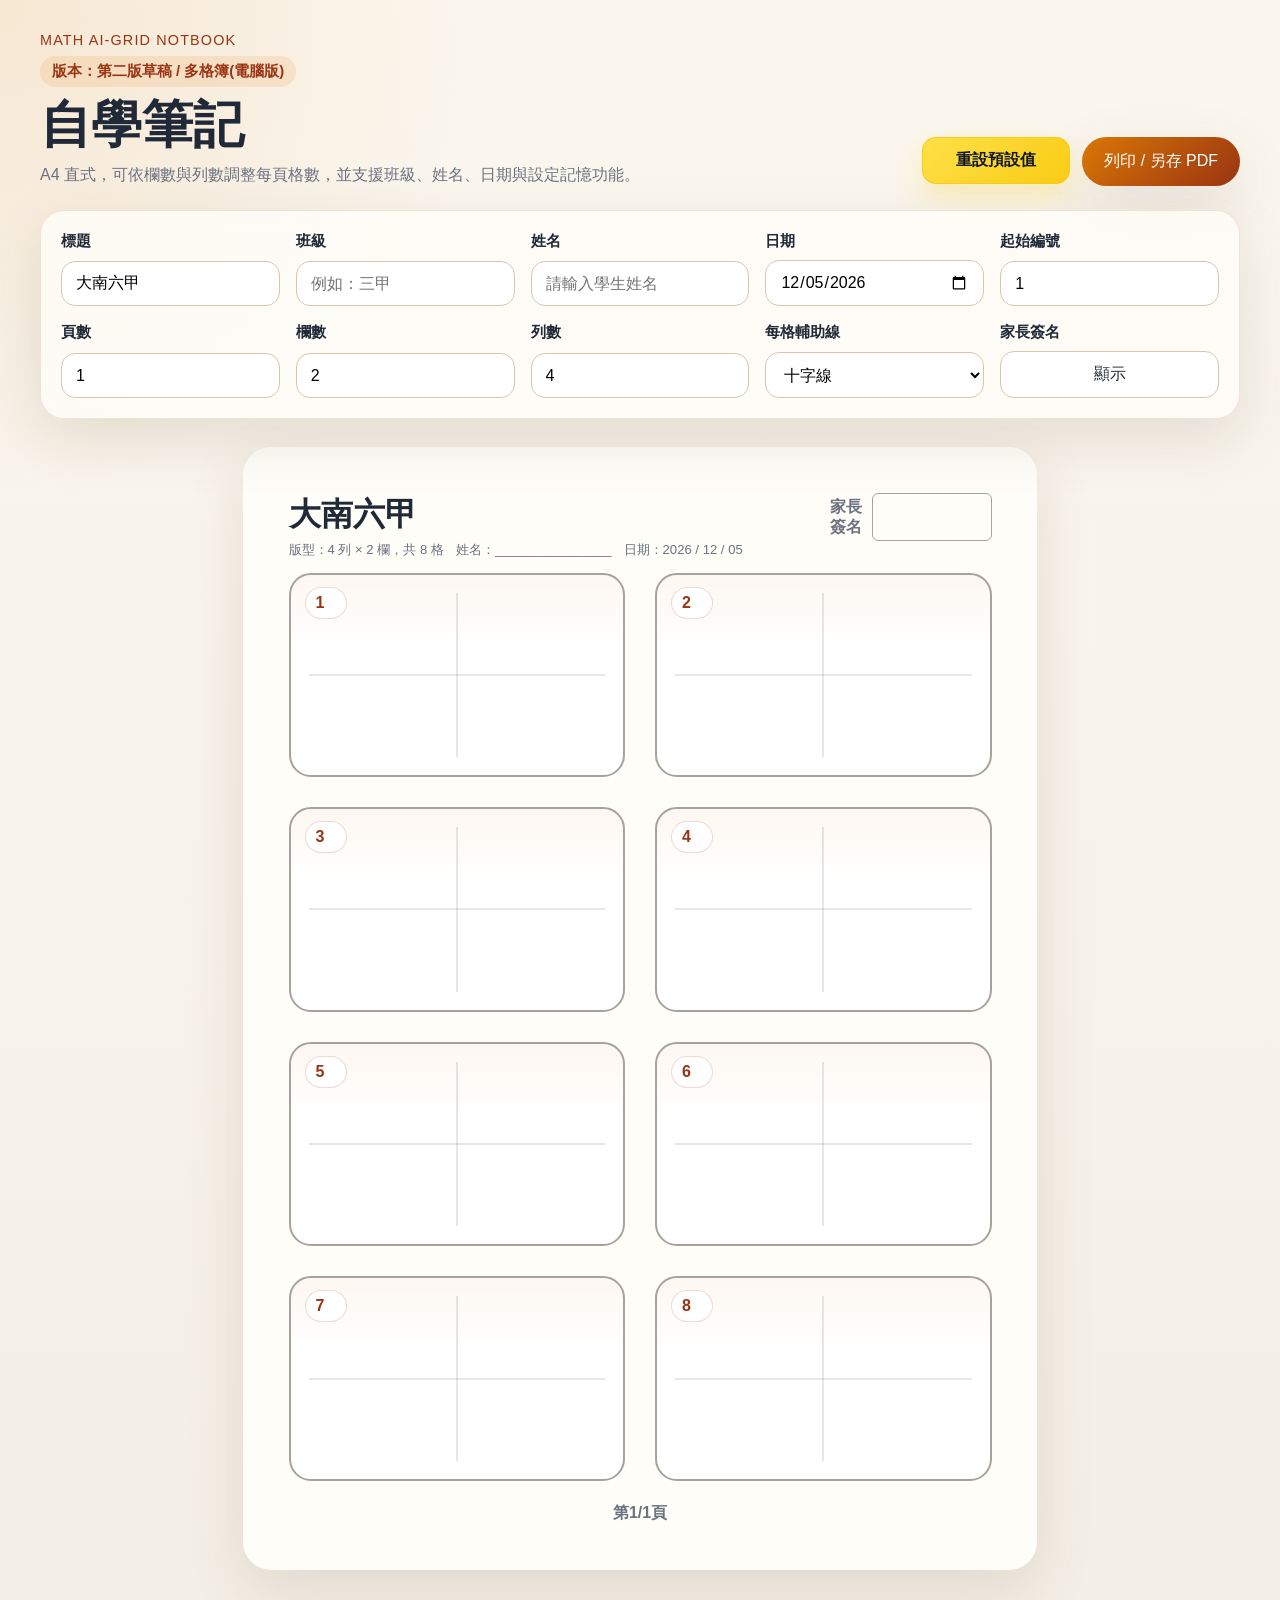
<file: index.html>
<!doctype html>
<html lang="zh-Hant">
<head>
  <meta charset="UTF-8">
  <meta name="viewport" content="width=device-width, initial-scale=1.0">
  <title>自學筆記</title>
  <link rel="stylesheet" href="styles.css">
</head>
<body>
  <div class="app-shell">
    <header class="hero">
      <div>
        <p class="eyebrow">Math AI-Grid Notbook</p>
        <p class="version-pill">版本：第二版草稿 / 多格簿(電腦版)</p>
        <h1>自學筆記</h1>
        <p class="subtitle">A4 直式，可依欄數與列數調整每頁格數，並支援班級、姓名、日期與設定記憶功能。</p>
      </div>
      <div class="hero-actions">
        <button id="resetButton" class="toggle-button secondary-button hero-reset-button" type="button">重設預設值</button>
        <button id="printButton" class="primary-button" type="button">列印 / 另存 PDF</button>
      </div>
    </header>

    <section class="controls" aria-label="設定">
      <label class="field">
        <span>標題</span>
        <input id="titleInput" type="text" value="大南六甲">
      </label>

      <label class="field">
        <span>班級</span>
        <input id="classInput" type="text" value="" placeholder="例如：三甲">
      </label>

      <label class="field">
        <span>姓名</span>
        <input id="nameInput" type="text" value="" placeholder="請輸入學生姓名">
      </label>

      <label class="field">
        <span>日期</span>
        <input id="dateInput" type="date">
      </label>

      <label class="field">
        <span>起始編號</span>
        <input id="startNumberInput" type="number" min="1" value="1">
      </label>

      <label class="field">
        <span>頁數</span>
        <input id="pageCountInput" type="number" min="1" max="50" value="1">
      </label>

      <label class="field">
        <span>欄數</span>
        <input id="columnCountInput" type="number" min="1" max="8" value="2">
      </label>

      <label class="field">
        <span>列數</span>
        <input id="rowCountInput" type="number" min="1" max="12" value="4">
      </label>

      <label class="field">
        <span>每格輔助線</span>
        <select id="guideSelect">
          <option value="horizontal">橫線</option>
          <option value="cross" selected>十字線</option>
          <option value="dot">點</option>
          <option value="none">無</option>
        </select>
      </label>

      <label class="field field-toggle">
        <span>家長簽名</span>
        <button id="signatureToggle" class="toggle-button" type="button" aria-pressed="true">顯示</button>
      </label>

    </section>

    <main id="pages" class="pages guide-cross show-signature" aria-live="polite"></main>
  </div>

  <template id="pageTemplate">
    <section class="page">
      <div class="page-header">
        <div class="page-heading">
          <h2 class="page-title"></h2>
          <div class="page-info">
            <div class="page-info-item">版型：<span class="page-layout"></span></div>
            <div class="page-info-item">姓名：<span class="page-name"></span></div>
            <div class="page-info-item">日期：<span class="page-date"></span></div>
          </div>
        </div>
        <div class="page-signature">
          <span class="signature-label">
            <span>家長</span>
            <span>簽名</span>
          </span>
          <span class="signature-box" aria-hidden="true"></span>
        </div>
      </div>
      <div class="grid"></div>
      <div class="page-meta"></div>
    </section>
  </template>

  <template id="cellTemplate">
    <article class="cell">
      <div class="cell-number"></div>
      <div class="cell-guides" aria-hidden="true">
        <span class="guide horizontal"></span>
        <span class="guide vertical"></span>
        <span class="guide dot"></span>
      </div>
    </article>
  </template>

  <script src="app.js"></script>
</body>
</html>
</file>
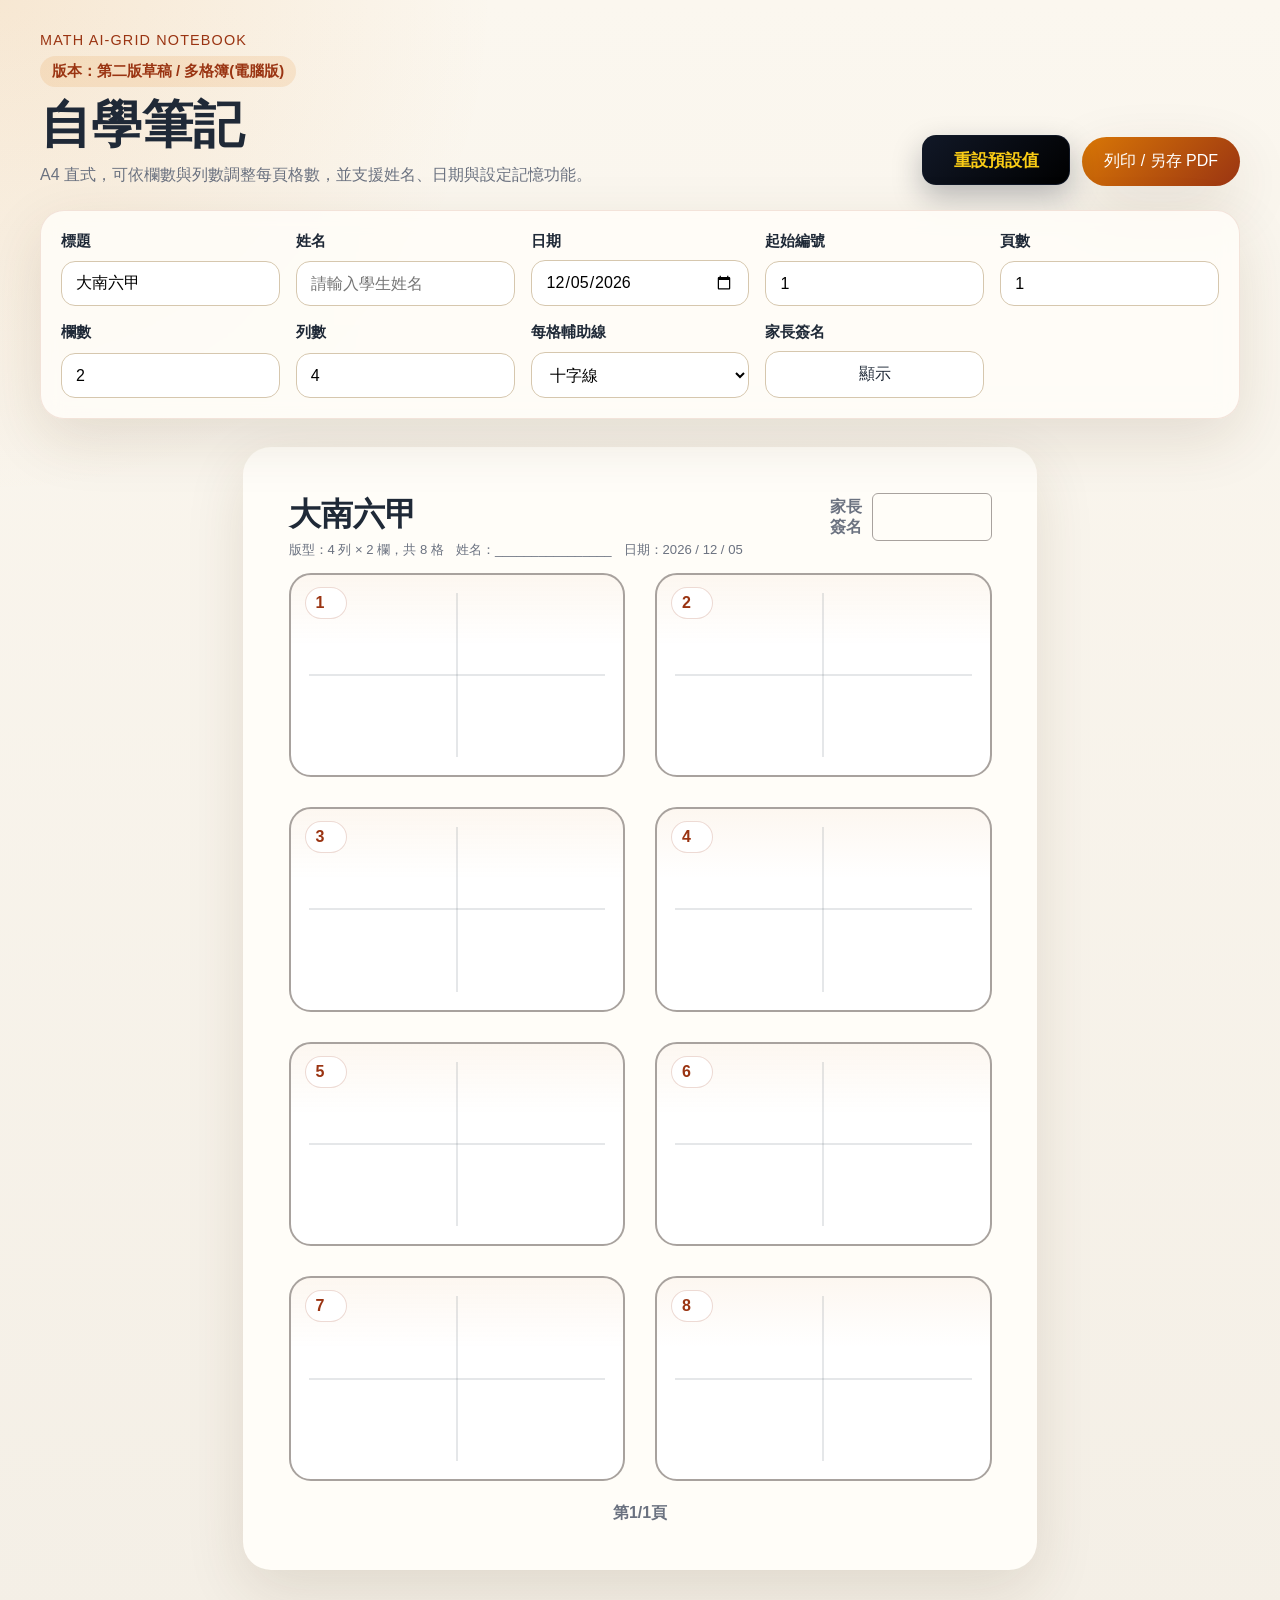
<file: v2/index.html>
﻿<!doctype html>
<html lang="zh-Hant">
<head>
  <meta charset="UTF-8">
  <meta name="viewport" content="width=device-width, initial-scale=1.0">
  <title>自學筆記</title>
  <link rel="stylesheet" href="styles.css">
</head>
<body>
  <div class="app-shell">
    <header class="hero">
      <div>
        <p class="eyebrow">Math AI-Grid Notebook</p>
        <p class="version-pill">版本：第二版草稿 / 多格簿(電腦版)</p>
        <h1>自學筆記</h1>
        <p class="subtitle">A4 直式，可依欄數與列數調整每頁格數，並支援姓名、日期與設定記憶功能。</p>
      </div>
      <div class="hero-actions">
        <button id="resetButton" class="toggle-button secondary-button hero-reset-button" type="button">重設預設值</button>
        <button id="printButton" class="primary-button" type="button">列印 / 另存 PDF</button>
      </div>
    </header>

    <section class="controls" aria-label="設定">
      <label class="field">
        <span>標題</span>
        <input id="titleInput" type="text" value="大南六甲">
      </label>

      <label class="field field-hidden" aria-hidden="true">
        <span>班級</span>
        <input id="classInput" type="text" value="" tabindex="-1" autocomplete="off">
      </label>

      <label class="field">
        <span>姓名</span>
        <input id="nameInput" type="text" value="" placeholder="請輸入學生姓名">
      </label>

      <label class="field">
        <span>日期</span>
        <input id="dateInput" type="date">
      </label>

      <label class="field">
        <span>起始編號</span>
        <input id="startNumberInput" type="number" min="1" value="1">
      </label>

      <label class="field">
        <span>頁數</span>
        <input id="pageCountInput" type="number" min="1" max="50" value="1">
      </label>

      <label class="field">
        <span>欄數</span>
        <input id="columnCountInput" type="number" min="1" max="8" value="2">
      </label>

      <label class="field">
        <span>列數</span>
        <input id="rowCountInput" type="number" min="1" max="12" value="4">
      </label>

      <label class="field">
        <span>每格輔助線</span>
        <select id="guideSelect">
          <option value="horizontal">橫線</option>
          <option value="cross" selected>十字線</option>
          <option value="dot">點</option>
          <option value="none">無</option>
        </select>
      </label>

      <label class="field field-toggle">
        <span>家長簽名</span>
        <button id="signatureToggle" class="toggle-button" type="button" aria-pressed="true">顯示</button>
      </label>

    </section>

    <main id="pages" class="pages guide-cross show-signature" aria-live="polite"></main>
  </div>

  <template id="pageTemplate">
    <section class="page">
      <div class="page-header">
        <div class="page-heading">
          <h2 class="page-title"></h2>
          <div class="page-info">
            <div class="page-info-item">版型：<span class="page-layout"></span></div>
            <div class="page-info-item">姓名：<span class="page-name"></span></div>
            <div class="page-info-item">日期：<span class="page-date"></span></div>
          </div>
        </div>
        <div class="page-signature">
          <span class="signature-label">
            <span>家長</span>
            <span>簽名</span>
          </span>
          <span class="signature-box" aria-hidden="true"></span>
        </div>
      </div>
      <div class="grid"></div>
      <div class="page-meta"></div>
    </section>
  </template>

  <template id="cellTemplate">
    <article class="cell">
      <div class="cell-number"></div>
      <div class="cell-guides" aria-hidden="true">
        <span class="guide horizontal"></span>
        <span class="guide vertical"></span>
        <span class="guide dot"></span>
      </div>
    </article>
  </template>

  <script src="app.js"></script>
</body>
</html>
</file>
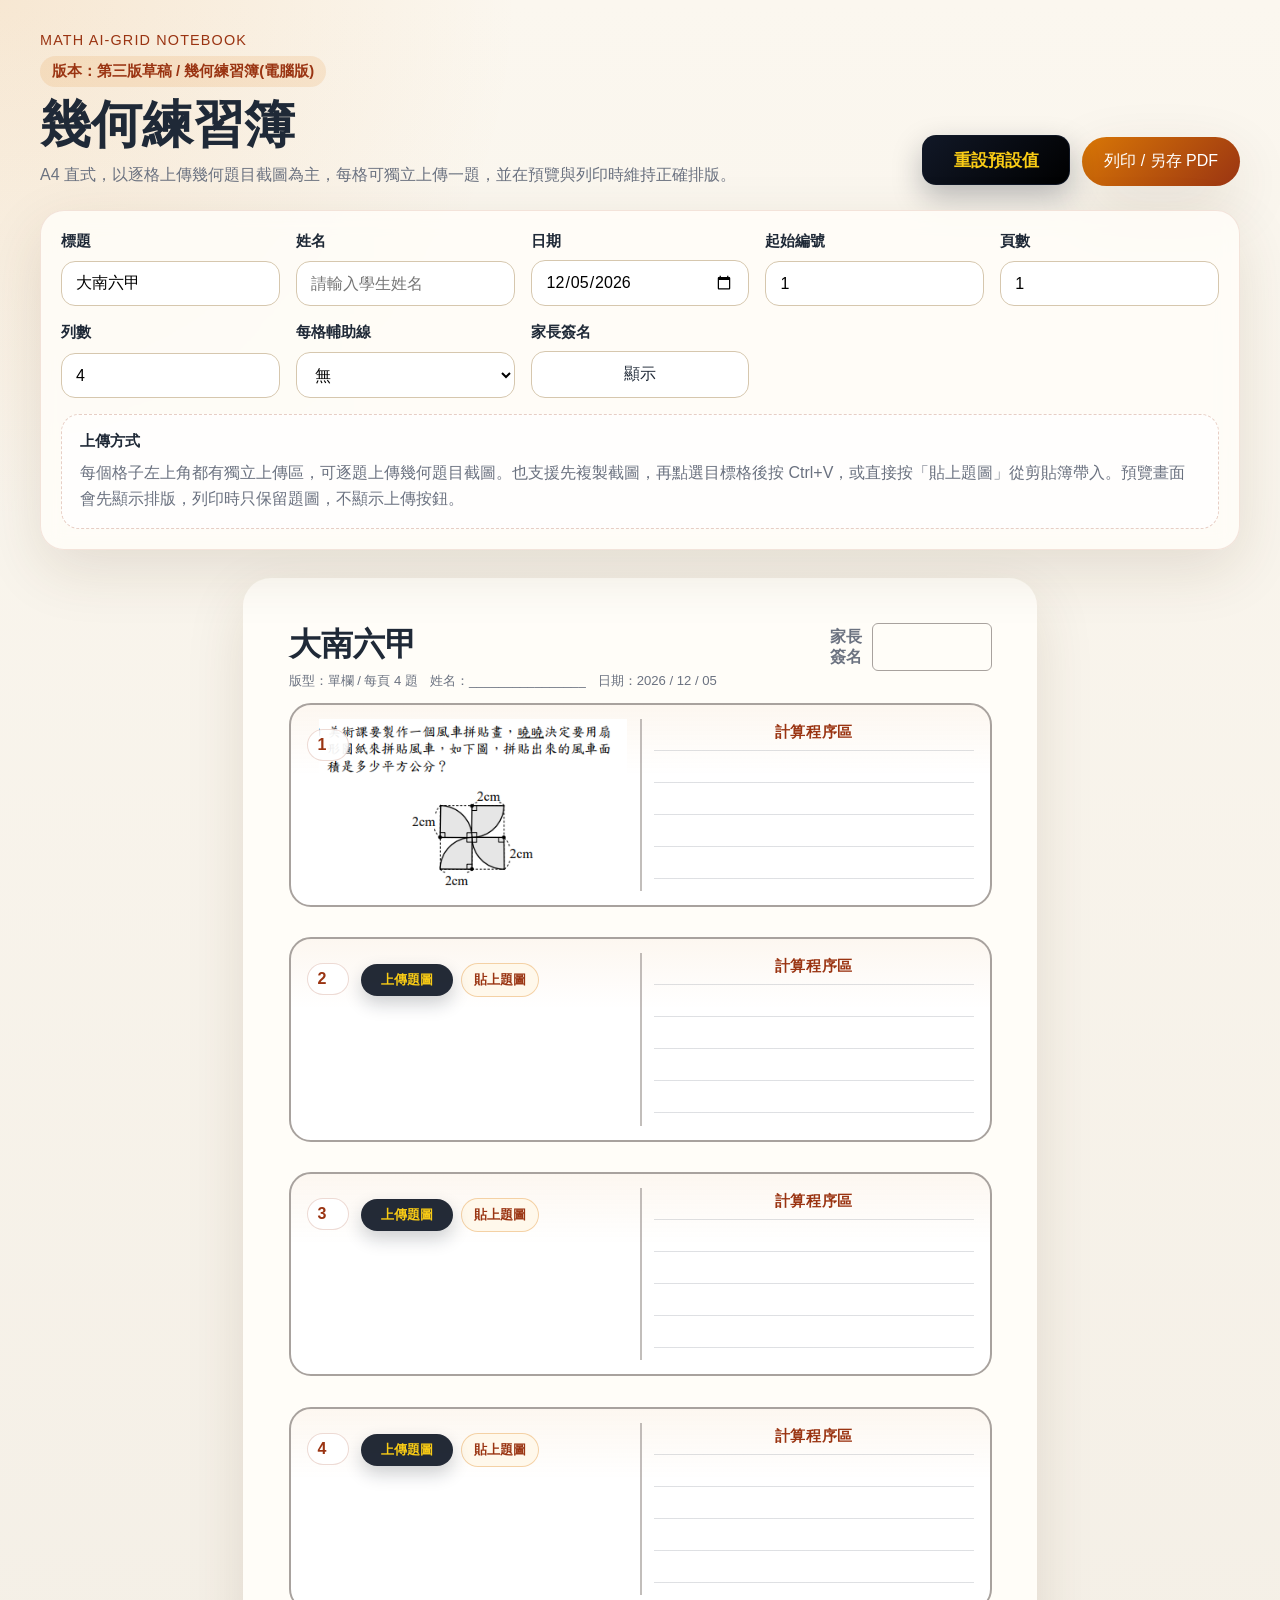
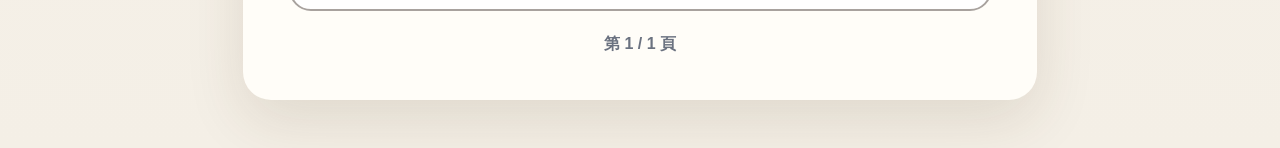
<file: v3/index.html>
﻿<!doctype html>
<html lang="zh-Hant">
<head>
  <meta charset="UTF-8">
  <meta name="viewport" content="width=device-width, initial-scale=1.0">
  <title>幾何練習簿</title>
  <link rel="stylesheet" href="styles.css">
</head>
<body>
  <div class="app-shell">
    <header class="hero">
      <div>
        <p class="eyebrow">Math AI-Grid Notebook</p>
        <p class="version-pill">版本：第三版草稿 / 幾何練習簿(電腦版)</p>
        <h1>幾何練習簿</h1>
        <p class="subtitle">A4 直式，以逐格上傳幾何題目截圖為主，每格可獨立上傳一題，並在預覽與列印時維持正確排版。</p>
      </div>
      <div class="hero-actions">
        <button id="resetButton" class="toggle-button secondary-button hero-reset-button" type="button">重設預設值</button>
        <button id="printButton" class="primary-button" type="button">列印 / 另存 PDF</button>
      </div>
    </header>

    <section class="controls" aria-label="設定">
      <label class="field">
        <span>標題</span>
        <input id="titleInput" type="text" value="大南六甲">
      </label>

      <label class="field field-hidden" aria-hidden="true">
        <span>班級</span>
        <input id="classInput" type="text" value="" tabindex="-1" autocomplete="off">
      </label>

      <label class="field">
        <span>姓名</span>
        <input id="nameInput" type="text" value="" placeholder="請輸入學生姓名">
      </label>

      <label class="field">
        <span>日期</span>
        <input id="dateInput" type="date">
      </label>

      <label class="field">
        <span>起始編號</span>
        <input id="startNumberInput" type="number" min="1" value="1">
      </label>

      <label class="field">
        <span>頁數</span>
        <input id="pageCountInput" type="number" min="1" max="50" value="1">
      </label>

      <label class="field">
        <span>列數</span>
        <input id="rowCountInput" type="number" min="1" max="12" value="4">
      </label>

      <label class="field">
        <span>每格輔助線</span>
        <select id="guideSelect">
          <option value="horizontal">橫線</option>
          <option value="dot">點</option>
          <option value="none" selected>無</option>
        </select>
      </label>

      <label class="field field-toggle">
        <span>家長簽名</span>
        <button id="signatureToggle" class="toggle-button" type="button" aria-pressed="true">顯示</button>
      </label>

      <div class="field field-wide helper-card">
        <span>上傳方式</span>
        <p class="helper-text">每個格子左上角都有獨立上傳區，可逐題上傳幾何題目截圖。也支援先複製截圖，再點選目標格後按 Ctrl+V，或直接按「貼上題圖」從剪貼簿帶入。預覽畫面會先顯示排版，列印時只保留題圖，不顯示上傳按鈕。</p>
      </div>

    </section>

    <main id="pages" class="pages guide-cross show-signature" aria-live="polite"></main>
  </div>

  <template id="pageTemplate">
    <section class="page">
      <div class="page-header">
        <div class="page-heading">
          <h2 class="page-title"></h2>
          <div class="page-info">
            <div class="page-info-item">版型：<span class="page-layout"></span></div>
            <div class="page-info-item">姓名：<span class="page-name"></span></div>
            <div class="page-info-item">日期：<span class="page-date"></span></div>
          </div>
        </div>
        <div class="page-signature">
          <span class="signature-label">
            <span>家長</span>
            <span>簽名</span>
          </span>
          <span class="signature-box" aria-hidden="true"></span>
        </div>
      </div>
      <div class="grid"></div>
      <div class="page-meta"></div>
    </section>
  </template>

  <template id="cellTemplate">
    <article class="cell">
      <div class="cell-layout">
        <section class="question-pane">
          <div class="cell-number"></div>
          <div class="cell-toolbar">
            <label class="cell-upload">
              <span>上傳題圖</span>
              <input class="cell-upload-input" type="file" accept="image/*">
            </label>
            <label class="cell-replace-upload">
              <span>更換題圖</span>
              <input class="cell-upload-input cell-replace-input" type="file" accept="image/*">
            </label>
            <button class="cell-paste-button" type="button">貼上題圖</button>
            <button class="cell-clear-button" type="button">清除</button>
          </div>
          <div class="cell-content"></div>
        </section>
        <section class="work-pane">
          <div class="work-pane-title">計算程序區</div>
          <div class="work-pane-body"></div>
        </section>
      </div>
      <div class="cell-guides" aria-hidden="true">
        <span class="guide horizontal"></span>
        <span class="guide vertical"></span>
        <span class="guide dot"></span>
      </div>
    </article>
  </template>

  <script src="app.js"></script>
</body>
</html>
</file>
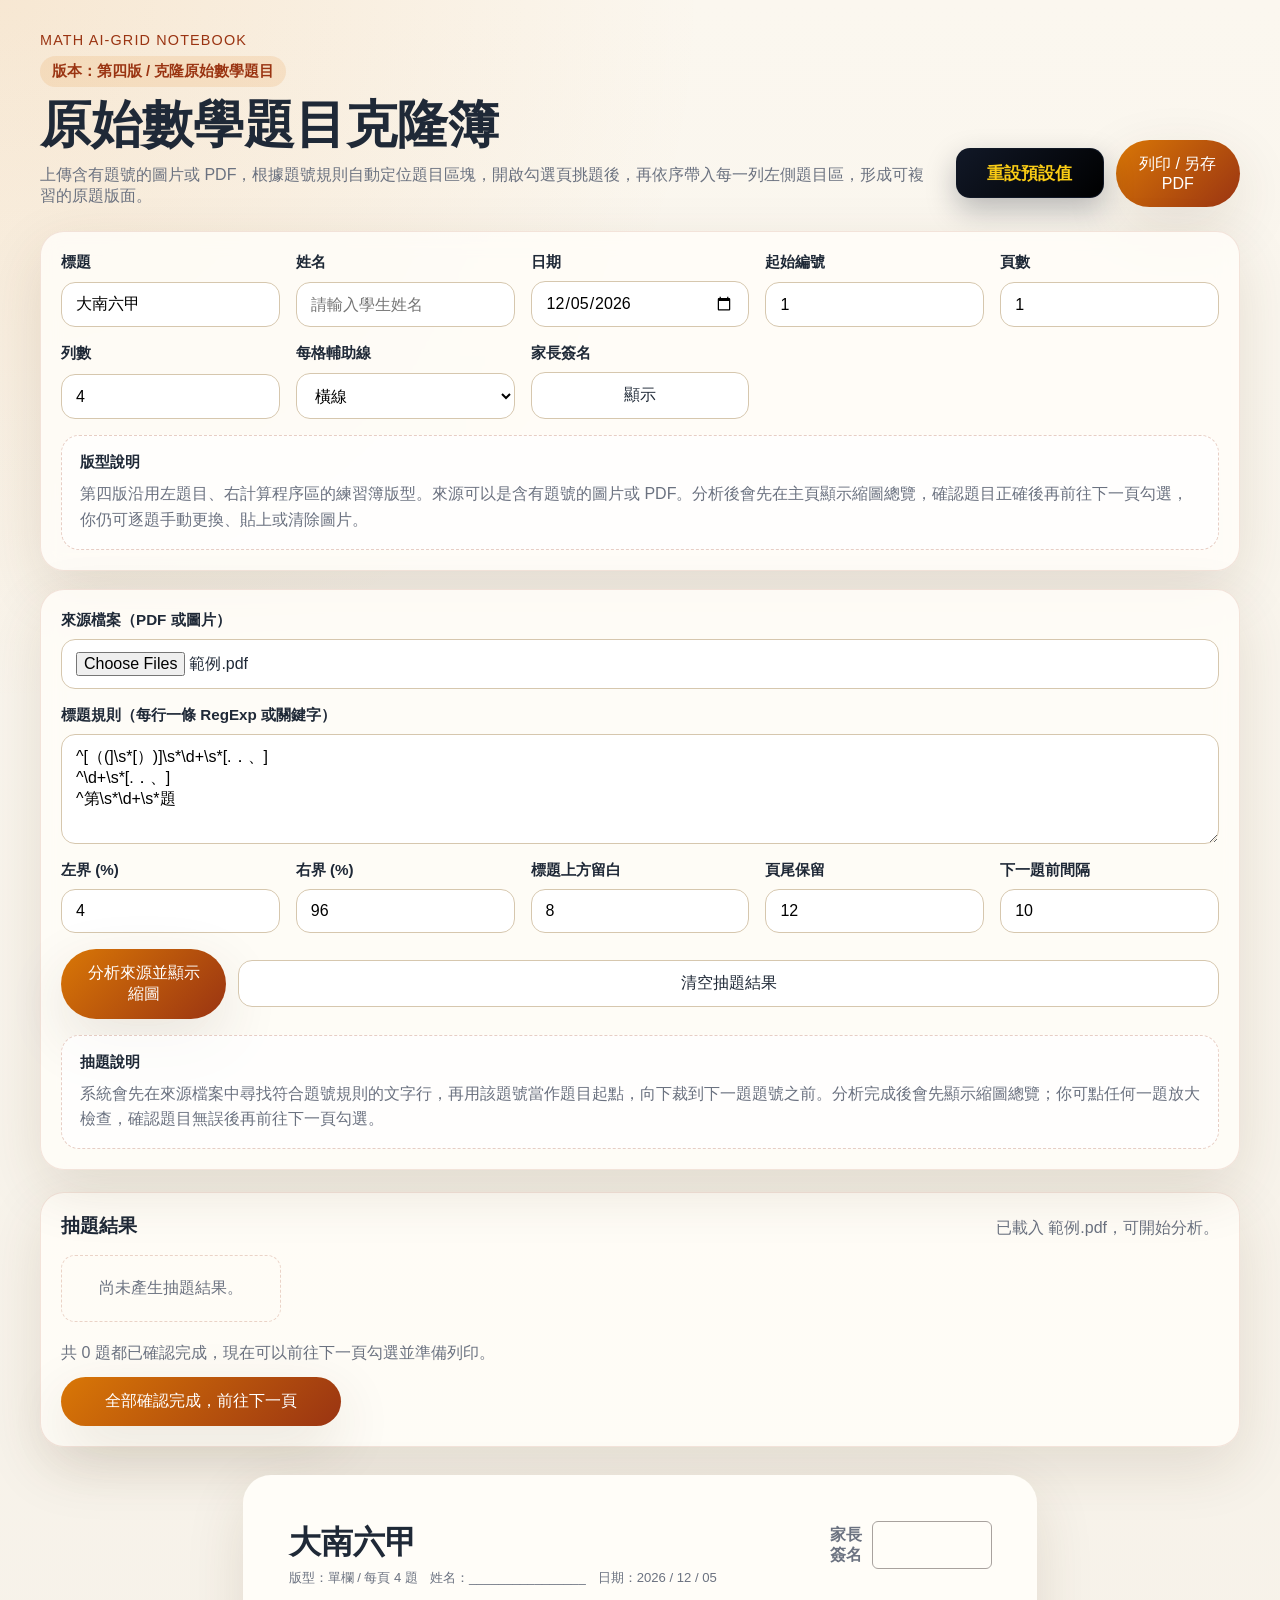
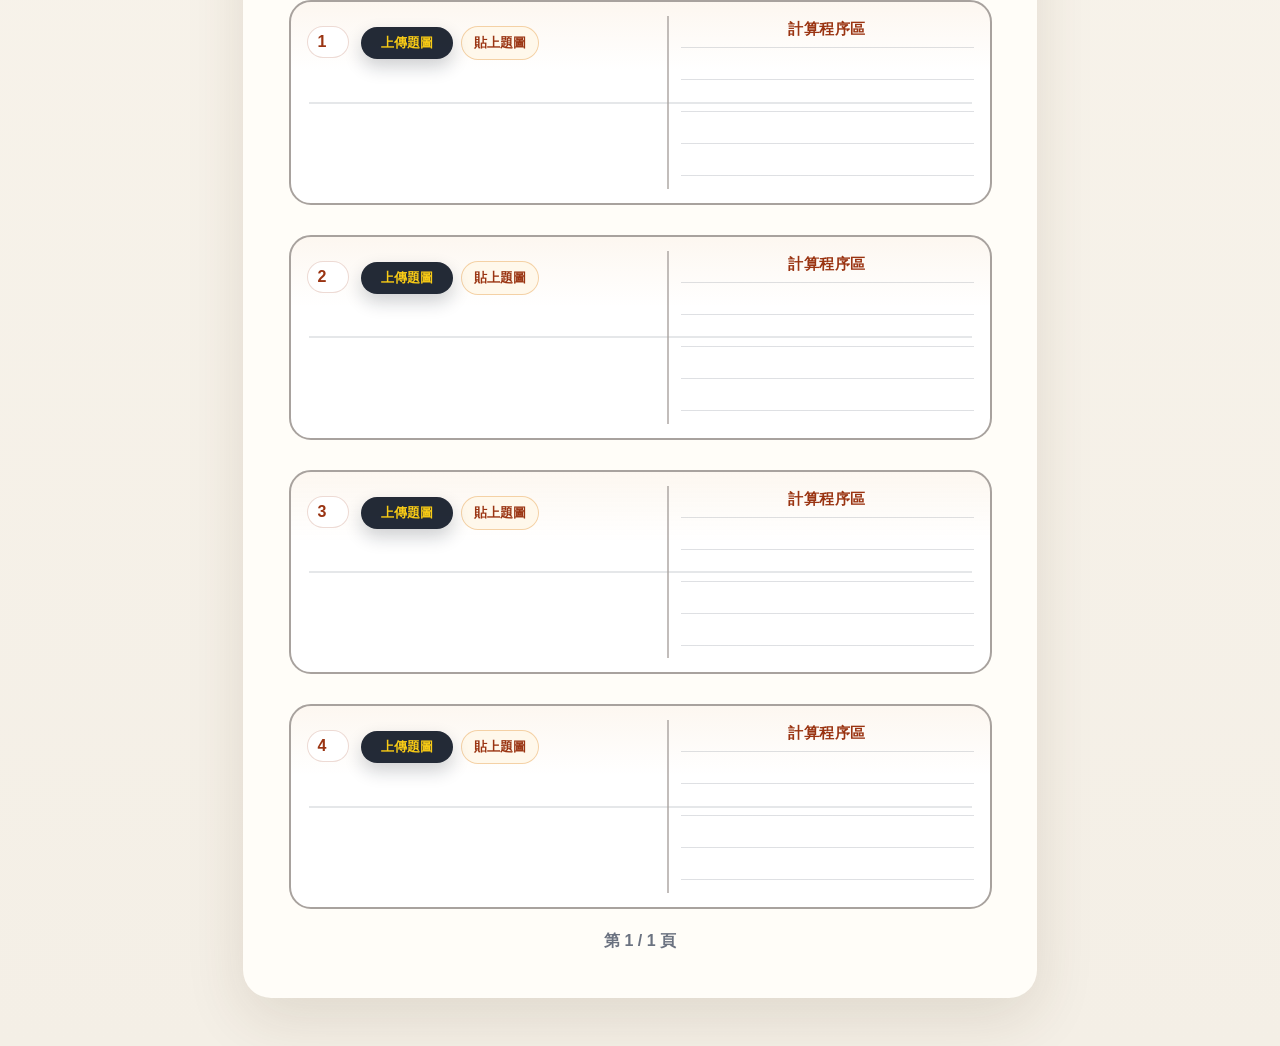
<file: v4/index.html>
<!doctype html>
<html lang="zh-Hant">
<head>
  <meta charset="UTF-8">
  <meta name="viewport" content="width=device-width, initial-scale=1.0">
  <meta http-equiv="Cache-Control" content="no-cache, no-store, must-revalidate">
  <meta http-equiv="Pragma" content="no-cache">
  <meta http-equiv="Expires" content="0">
  <title>原始數學題目克隆簿</title>
  <script>
    (() => {
      const version = "20260413n";
      const url = new URL(window.location.href);
      if (url.searchParams.get("v") !== version) {
        url.searchParams.set("v", version);
        window.location.replace(url.toString());
      }
    })();
  </script>
  <link rel="stylesheet" href="styles.css?v=20260413n">
</head>
<body>
  <div class="app-shell">
    <header class="hero">
      <div>
        <p class="eyebrow">Math AI-Grid Notebook</p>
        <p class="version-pill">版本：第四版 / 克隆原始數學題目</p>
        <h1>原始數學題目克隆簿</h1>
        <p class="subtitle">上傳含有題號的圖片或 PDF，根據題號規則自動定位題目區塊，開啟勾選頁挑題後，再依序帶入每一列左側題目區，形成可複習的原題版面。</p>
      </div>
      <div class="hero-actions">
        <button id="resetButton" class="toggle-button secondary-button hero-reset-button" type="button">重設預設值</button>
        <button id="printButton" class="primary-button" type="button">列印 / 另存 PDF</button>
      </div>
    </header>

    <section class="controls" aria-label="版面設定">
      <label class="field">
        <span>標題</span>
        <input id="titleInput" type="text" value="大南六甲">
      </label>

      <label class="field field-hidden" aria-hidden="true">
        <span>班級</span>
        <input id="classInput" type="text" value="" tabindex="-1" autocomplete="off">
      </label>

      <label class="field">
        <span>姓名</span>
        <input id="nameInput" type="text" value="" placeholder="請輸入學生姓名">
      </label>

      <label class="field">
        <span>日期</span>
        <input id="dateInput" type="date">
      </label>

      <label class="field">
        <span>起始編號</span>
        <input id="startNumberInput" type="number" min="1" value="1">
      </label>

      <label class="field">
        <span>頁數</span>
        <input id="pageCountInput" type="number" min="1" max="50" value="1">
      </label>

      <label class="field">
        <span>列數</span>
        <input id="rowCountInput" type="number" min="1" max="12" value="4">
      </label>

      <label class="field">
        <span>每格輔助線</span>
        <select id="guideSelect">
          <option value="horizontal" selected>橫線</option>
          <option value="dot">點</option>
          <option value="none">無</option>
        </select>
      </label>

      <label class="field field-toggle">
        <span>家長簽名</span>
        <button id="signatureToggle" class="toggle-button" type="button" aria-pressed="true">顯示</button>
      </label>

      <div class="field field-wide helper-card">
        <span>版型說明</span>
        <p class="helper-text">第四版沿用左題目、右計算程序區的練習簿版型。來源可以是含有題號的圖片或 PDF。分析後會先在主頁顯示縮圖總覽，確認題目正確後再前往下一頁勾選，你仍可逐題手動更換、貼上或清除圖片。</p>
      </div>
    </section>

    <section class="controls extraction-controls" aria-label="來源檔案抽題設定">
      <label class="field field-wide">
        <span>來源檔案（PDF 或圖片）</span>
        <input id="sourceFileInput" type="file" accept="application/pdf,image/*" multiple>
      </label>

      <label class="field field-wide">
        <span>標題規則（每行一條 RegExp 或關鍵字）</span>
        <textarea id="titlePatternsInput" rows="4" spellcheck="false">^[（(]\s*[）)]\s*\d+\s*[.．、]
^\d+\s*[.．、]
^第\s*\d+\s*題</textarea>
      </label>

      <label class="field">
        <span>左界 (%)</span>
        <input id="leftPercentInput" type="number" min="0" max="95" value="4">
      </label>

      <label class="field">
        <span>右界 (%)</span>
        <input id="rightPercentInput" type="number" min="5" max="100" value="96">
      </label>

      <label class="field">
        <span>標題上方留白</span>
        <input id="topPaddingInput" type="number" min="0" max="120" value="8">
      </label>

      <label class="field">
        <span>頁尾保留</span>
        <input id="bottomPaddingInput" type="number" min="0" max="180" value="12">
      </label>

      <label class="field">
        <span>下一題前間隔</span>
        <input id="nextGapInput" type="number" min="0" max="120" value="10">
      </label>

      <div class="field field-wide extraction-actions">
        <button id="extractPdfButton" class="primary-button" type="button">分析來源並顯示縮圖</button>
        <button id="clearExtractedButton" class="toggle-button" type="button">清空抽題結果</button>
      </div>

      <div class="field field-wide helper-card">
        <span>抽題說明</span>
        <p class="helper-text">系統會先在來源檔案中尋找符合題號規則的文字行，再用該題號當作題目起點，向下裁到下一題題號之前。分析完成後會先顯示縮圖總覽；你可點任何一題放大檢查，確認題目無誤後再前往下一頁勾選。</p>
      </div>
    </section>

    <section class="question-bank" aria-label="抽題結果">
      <div class="question-bank-header">
        <h2>抽題結果</h2>
        <p id="extractionSummary" class="question-bank-summary">尚未載入來源檔案。</p>
      </div>
      <div id="questionPreviewList" class="question-preview-list"></div>
      <div id="questionReviewActions" class="question-review-actions" hidden>
        <p id="questionReviewHint" class="helper-text">請逐題確認裁切與 OCR 文字，全部完成後才能前往下一頁。</p>
        <button id="confirmExtractedButton" class="primary-button" type="button" disabled>全部確認完成，前往下一頁</button>
      </div>
    </section>

    <main id="pages" class="pages guide-horizontal show-signature" aria-live="polite"></main>
  </div>

  <div id="previewModal" class="preview-modal" hidden>
    <div class="preview-modal-backdrop" data-preview-close="true"></div>
    <section class="preview-modal-panel" aria-modal="true" role="dialog" aria-labelledby="previewModalTitle">
      <div class="preview-modal-header">
        <div>
          <p id="previewModalSource" class="preview-modal-source"></p>
          <h2 id="previewModalTitle"></h2>
          <p id="previewModalAnchor" class="preview-modal-anchor"></p>
        </div>
        <button id="previewModalCloseButton" class="toggle-button preview-modal-close" type="button">關閉</button>
      </div>
      <div class="preview-modal-grid">
        <div class="preview-modal-card">
          <div class="preview-modal-card-header">
            <h3>原始頁面定位</h3>
          </div>
          <div class="preview-modal-toolbar preview-modal-toolbar-inline" aria-label="裁切工具列">
            <div class="preview-toolbar-group preview-toolbar-move" aria-label="移動裁切框">
              <button id="previewResetCropButton" class="toggle-button preview-tool-button preview-tool-button-reset" type="button">恢復自動裁切</button>
              <button id="previewMoveUpButton" class="toggle-button preview-tool-button" type="button" aria-label="上移">↑</button>
              <div class="preview-toolbar-row">
                <button id="previewMoveLeftButton" class="toggle-button preview-tool-button" type="button" aria-label="左移">←</button>
                <button id="previewMoveDownButton" class="toggle-button preview-tool-button" type="button" aria-label="下移">↓</button>
                <button id="previewMoveRightButton" class="toggle-button preview-tool-button" type="button" aria-label="右移">→</button>
              </div>
            </div>
            <div class="preview-toolbar-group preview-toolbar-zoom" aria-label="縮放裁切框">
              <button id="previewWidenButton" class="toggle-button preview-tool-button preview-tool-button-wide" type="button" aria-label="加寬">加寬</button>
              <button id="previewHeightenButton" class="toggle-button preview-tool-button preview-tool-button-wide" type="button" aria-label="加高">加高</button>
              <button id="previewNarrowButton" class="toggle-button preview-tool-button preview-tool-button-wide" type="button" aria-label="減寬">減寬</button>
              <button id="previewShortenButton" class="toggle-button preview-tool-button preview-tool-button-wide" type="button" aria-label="減高">減高</button>
            </div>
          </div>
          <div id="previewModalSourcePreview" class="preview-modal-source-preview"></div>
        </div>
        <div class="preview-modal-card">
          <div class="preview-modal-card-header">
            <h3>題目裁切預覽</h3>
            <div class="preview-zoom-controls">
              <button id="previewZoomOutButton" class="toggle-button preview-zoom-button" type="button">縮小</button>
              <button id="previewZoomResetButton" class="toggle-button preview-zoom-button" type="button">100%</button>
              <button id="previewZoomInButton" class="toggle-button preview-zoom-button" type="button">放大</button>
            </div>
          </div>
          <div class="preview-zoom-status"><span id="previewZoomValue" class="preview-zoom-value">100%</span></div>
          <div class="preview-modal-actions">
            <button id="previewRunOcrButton" class="primary-button" type="button">確認裁切並 AI 辨識</button>
            <span id="previewReviewStatus" class="preview-review-status">請先確認裁切範圍。</span>
          </div>
          <div id="previewModalQuestionPreview" class="preview-modal-question-preview"></div>
          <label class="field field-wide preview-text-field">
            <span>題目文字（可手動修改）</span>
            <div id="previewTextEditor" class="math-question-editor is-disabled" data-placeholder="先確認裁切，再按「確認裁切並 AI 辨識」取得題目文字。">
              <div class="rich-question-text math-question-display" role="button" tabindex="0" data-placeholder="先確認裁切，再按「確認裁切並 AI 辨識」取得題目文字。"></div>
              <textarea class="math-question-source" rows="8" spellcheck="false" aria-label="題目文字原始碼"></textarea>
            </div>
          </label>
          <div class="preview-modal-actions preview-modal-actions-end">
            <button id="previewSaveButton" class="primary-button" type="button">確認文字並儲存此題</button>
          </div>
        </div>
      </div>
    </section>
  </div>

  <template id="pageTemplate">
    <section class="page">
      <div class="page-header">
        <div class="page-heading">
          <h2 class="page-title"></h2>
          <div class="page-info">
            <div class="page-info-item">版型：<span class="page-layout"></span></div>
            <div class="page-info-item">姓名：<span class="page-name"></span></div>
            <div class="page-info-item">日期：<span class="page-date"></span></div>
          </div>
        </div>
        <div class="page-signature">
          <span class="signature-label">
            <span>家長</span>
            <span>簽名</span>
          </span>
          <span class="signature-box" aria-hidden="true"></span>
        </div>
      </div>
      <div class="grid"></div>
      <div class="page-meta"></div>
    </section>
  </template>

  <template id="cellTemplate">
    <article class="cell">
      <div class="cell-layout">
        <section class="question-pane">
          <div class="cell-number"></div>
          <div class="cell-toolbar">
            <label class="cell-upload">
              <span>上傳題圖</span>
              <input class="cell-upload-input" type="file" accept="image/*">
            </label>
            <label class="cell-replace-upload">
              <span>更換題圖</span>
              <input class="cell-upload-input cell-replace-input" type="file" accept="image/*">
            </label>
            <button class="cell-paste-button" type="button">貼上題圖</button>
            <button class="cell-clear-button" type="button">清除</button>
          </div>
          <div class="cell-content"></div>
        </section>
        <section class="work-pane">
          <div class="work-pane-title">計算程序區</div>
          <div class="work-pane-body"></div>
        </section>
      </div>
      <div class="cell-guides" aria-hidden="true">
        <span class="guide horizontal"></span>
        <span class="guide vertical"></span>
        <span class="guide dot"></span>
      </div>
    </article>
  </template>

  <script type="module" src="app.js?v=20260413n"></script>
</body>
</html>
</file>
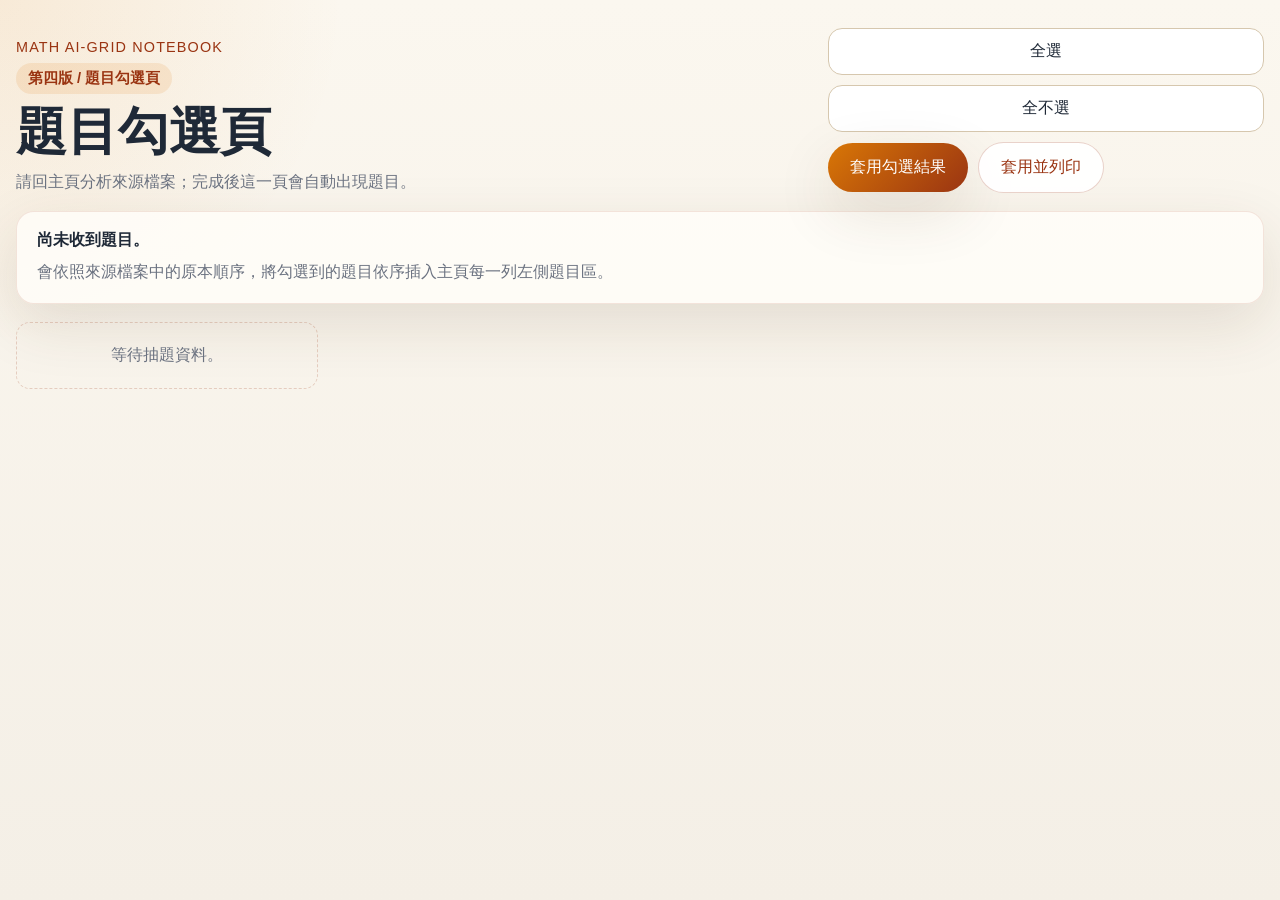
<file: v4/selector.html>
<!doctype html>
<html lang="zh-Hant">
<head>
  <meta charset="UTF-8">
  <meta name="viewport" content="width=device-width, initial-scale=1.0">
  <meta http-equiv="Cache-Control" content="no-cache, no-store, must-revalidate">
  <meta http-equiv="Pragma" content="no-cache">
  <meta http-equiv="Expires" content="0">
  <title>第四版題目勾選頁</title>
  <script>
    (() => {
      const version = "20260413n";
      const url = new URL(window.location.href);
      if (url.searchParams.get("v") !== version) {
        url.searchParams.set("v", version);
        window.location.replace(url.toString());
      }
    })();
  </script>
  <link rel="stylesheet" href="styles.css?v=20260413n">
</head>
<body class="selector-body">
  <div class="selector-shell">
    <header class="selector-header">
      <div>
        <p class="eyebrow">Math AI-Grid Notebook</p>
        <p class="version-pill">第四版 / 題目勾選頁</p>
        <h1>題目勾選頁</h1>
        <p id="selectorStatus" class="subtitle">等待主頁送入來源檔案抽題結果。</p>
      </div>
      <div class="selector-actions">
        <button id="selectAllButton" class="toggle-button" type="button">全選</button>
        <button id="clearAllButton" class="toggle-button" type="button">全不選</button>
        <button id="applySelectionButton" class="primary-button" type="button">套用勾選結果</button>
        <button id="applyAndPrintButton" class="primary-button secondary-print-button" type="button">套用並列印</button>
      </div>
    </header>

    <section class="selector-summary-card">
      <p id="selectorSummary" class="selector-summary">尚未收到題目。</p>
      <p class="helper-text">會依照來源檔案中的原本順序，將勾選到的題目依序插入主頁每一列左側題目區。</p>
    </section>

    <main id="selectorQuestionList" class="selector-question-list">
      <div class="question-preview-empty">等待抽題資料。</div>
    </main>
  </div>

  <script type="module" src="selector.js?v=20260413n"></script>
</body>
</html>
</file>
<file: styles.css>
:root {
  color-scheme: light;
  --bg: #f4efe6;
  --paper: #fffdf8;
  --ink: #1f2937;
  --muted: #6b7280;
  --accent: #d97706;
  --accent-deep: #9a3412;
  --line: #d6c7ae;
  --grid-line: #a8a29e;
  --shadow: 0 20px 60px rgba(78, 52, 20, 0.12);
}

* {
  box-sizing: border-box;
}

body {
  margin: 0;
  min-height: 100vh;
  font-family: "Noto Sans TC", "Microsoft JhengHei", sans-serif;
  color: var(--ink);
  background:
    radial-gradient(circle at top left, rgba(217, 119, 6, 0.12), transparent 24%),
    linear-gradient(180deg, #fbf7ef 0%, var(--bg) 100%);
}

.app-shell {
  width: min(1200px, calc(100vw - 32px));
  margin: 0 auto;
  padding: 32px 0 48px;
}

.hero {
  display: flex;
  justify-content: space-between;
  gap: 24px;
  align-items: end;
  margin-bottom: 24px;
}

.hero-actions {
  display: flex;
  gap: 12px;
  align-items: center;
}

.eyebrow {
  margin: 0 0 8px;
  font-size: 0.9rem;
  letter-spacing: 0.08em;
  text-transform: uppercase;
  color: var(--accent-deep);
}

.version-pill {
  display: inline-block;
  margin: 0 0 10px;
  padding: 6px 12px;
  border-radius: 999px;
  background: rgba(217, 119, 6, 0.12);
  color: var(--accent-deep);
  font-size: 0.92rem;
  font-weight: 700;
}

h1 {
  margin: 0;
  font-size: clamp(2rem, 4vw, 3.5rem);
  line-height: 1.1;
}

.subtitle {
  margin: 12px 0 0;
  color: var(--muted);
}

.primary-button {
  border: 0;
  border-radius: 999px;
  background: linear-gradient(135deg, var(--accent), var(--accent-deep));
  color: white;
  font: inherit;
  padding: 14px 22px;
  cursor: pointer;
  box-shadow: var(--shadow);
}

.controls {
  display: grid;
  grid-template-columns: repeat(5, minmax(0, 1fr));
  gap: 16px;
  padding: 20px;
  border: 1px solid rgba(154, 52, 18, 0.12);
  border-radius: 24px;
  background: rgba(255, 253, 248, 0.85);
  backdrop-filter: blur(10px);
  box-shadow: var(--shadow);
}

.field {
  display: grid;
  gap: 8px;
}

.field span {
  font-weight: 700;
  font-size: 0.95rem;
}

.field input,
.field select {
  width: 100%;
  padding: 12px 14px;
  border-radius: 14px;
  border: 1px solid var(--line);
  background: white;
  font: inherit;
}

.field-toggle {
  align-self: end;
}

.toggle-button {
  width: 100%;
  padding: 12px 14px;
  border-radius: 14px;
  border: 1px solid var(--line);
  background: white;
  color: var(--ink);
  font: inherit;
  cursor: pointer;
  transition:
    transform 180ms ease,
    box-shadow 180ms ease,
    filter 180ms ease;
}

.secondary-button {
  border: 1px solid rgba(250, 204, 21, 0.95);
  background: linear-gradient(135deg, #fde047, #facc15);
  color: #111827;
  font-weight: 800;
  box-shadow: 0 12px 30px rgba(250, 204, 21, 0.28);
  animation: resetButtonPulse 2.6s ease-in-out infinite;
}

.hero-reset-button {
  width: auto;
  min-width: 148px;
  transform: translateY(-1px);
}

.hero-reset-button:hover {
  transform: translateY(-3px) scale(1.02);
  box-shadow: 0 16px 36px rgba(250, 204, 21, 0.36);
  filter: brightness(1.04);
}

.hero-reset-button:active {
  transform: translateY(-1px) scale(0.99);
}

@keyframes resetButtonPulse {
  0%,
  100% {
    box-shadow:
      0 12px 30px rgba(250, 204, 21, 0.28),
      0 0 0 0 rgba(250, 204, 21, 0.18);
  }

  50% {
    box-shadow:
      0 16px 38px rgba(250, 204, 21, 0.36),
      0 0 0 10px rgba(250, 204, 21, 0);
  }
}

@media (prefers-reduced-motion: reduce) {
  .toggle-button,
  .secondary-button,
  .hero-reset-button {
    animation: none;
    transition: none;
  }
}

.pages {
  margin-top: 28px;
  display: grid;
  gap: 28px;
  justify-content: center;
}

.page {
  width: 210mm;
  height: 297mm;
  display: flex;
  flex-direction: column;
  background: var(--paper);
  border-radius: 28px;
  padding: 12mm;
  box-shadow: var(--shadow);
}

.page-header {
  display: flex;
  justify-content: space-between;
  align-items: start;
  gap: 12px;
  margin-bottom: 4mm;
}

.page-following .grid {
  margin-top: 0;
}

.page-following .page-header {
  display: none !important;
}

.page-title,
.page-meta {
  margin: 0;
}

.page-heading {
  display: grid;
  gap: 1.5mm;
  flex: 1;
  min-width: 0;
}

.page-title {
  font-size: 2rem;
}

.page-info {
  display: flex;
  flex-wrap: nowrap;
  gap: 6px 12px;
  color: var(--muted);
  font-size: 0.82rem;
  line-height: 1.15;
  min-width: 0;
}

.page-info-item {
  white-space: nowrap;
}

.page-signature {
  display: flex;
  align-items: center;
  gap: 10px;
  min-width: 120px;
  color: var(--muted);
  font-weight: 700;
  text-align: center;
}

.signature-label {
  display: grid;
  gap: 2px;
  line-height: 1.1;
}

.pages.hide-signature .page-signature {
  visibility: hidden;
}

.signature-box {
  display: inline-block;
  width: 120px;
  height: 48px;
  border: 1.5px solid var(--grid-line);
  border-radius: 6px;
}

.page-meta {
  color: var(--muted);
  font-weight: 700;
  width: 100%;
  text-align: center;
  margin-top: 6mm;
}

.grid {
  display: grid;
  grid-template-columns: repeat(2, minmax(0, 1fr));
  grid-template-rows: repeat(4, minmax(0, 1fr));
  gap: 8mm;
  flex: 1;
  min-height: 0;
}

.cell {
  position: relative;
  min-height: 0;
  border: 2px solid var(--grid-line);
  border-radius: 22px;
  background:
    linear-gradient(180deg, rgba(217, 119, 6, 0.06), transparent 35%),
    white;
  overflow: hidden;
}

.cell-number {
  position: absolute;
  top: 12px;
  left: 14px;
  z-index: 1;
  min-width: 42px;
  padding: 6px 10px;
  border-radius: 999px;
  background: rgba(255, 255, 255, 0.92);
  border: 1px solid rgba(154, 52, 18, 0.18);
  color: var(--accent-deep);
  font-weight: 800;
}

.cell-guides {
  position: absolute;
  inset: 0;
}

.guide {
  position: absolute;
  background: rgba(107, 114, 128, 0.35);
}

.guide.horizontal {
  left: 18px;
  right: 18px;
  top: 50%;
  height: 1px;
  transform: translateY(-50%);
}

.guide.vertical {
  top: 18px;
  bottom: 18px;
  left: 50%;
  width: 1px;
  transform: translateX(-50%);
}

.guide.dot {
  top: 50%;
  left: 50%;
  width: 8px;
  height: 8px;
  border-radius: 999px;
  transform: translate(-50%, -50%);
}

.pages.no-guides .cell-guides {
  display: none;
}

.pages.guide-horizontal .guide.vertical,
.pages.guide-horizontal .guide.dot {
  display: none;
}

.pages.guide-cross .guide.dot {
  display: none;
}

.pages.guide-dot .guide.horizontal,
.pages.guide-dot .guide.vertical {
  display: none;
}

@media (max-width: 900px) {
  .controls {
    grid-template-columns: repeat(2, minmax(0, 1fr));
  }

  .page {
    width: 100%;
    height: auto;
  }

  .grid {
    grid-template-columns: repeat(2, minmax(0, 1fr));
  }

  .cell {
    min-height: 220px;
  }
}

@media (max-width: 640px) {
  .app-shell {
    width: min(100vw - 20px, 100%);
    padding-top: 20px;
  }

  .hero,
  .page-header {
    flex-direction: column;
    align-items: start;
  }

  .hero-actions {
    width: 100%;
    display: grid;
    grid-template-columns: 1fr;
  }

  .hero-reset-button,
  .primary-button {
    width: 100%;
  }

  .page-signature {
    display: grid;
    gap: 8px;
    min-width: 0;
    width: 100%;
  }

  .page-meta {
    margin-top: 0;
    text-align: left;
  }

  .controls,
  .grid {
    grid-template-columns: 1fr;
  }

  .page-info {
    display: grid;
    gap: 6px;
  }

  .page {
    width: 100%;
    padding: 20px;
  }

  .cell {
    min-height: 180px;
  }
}

@media print {
  @page {
    size: A4 portrait;
    margin: 0;
  }

  body {
    background: white;
  }

  .app-shell {
    width: auto;
    padding: 0;
  }

  .hero,
  .controls,
  .primary-button {
    display: none;
  }

  .pages {
    margin: 0;
    gap: 0;
  }

  .page {
    width: 210mm;
    height: 297mm;
    box-shadow: none;
    border-radius: 0;
    padding: 12mm;
    page-break-after: always;
  }

  .page-meta {
    margin-top: 6mm;
    text-align: center;
  }

  .page:last-child {
    page-break-after: auto;
  }

  .grid {
    gap: 10mm;
  }

  .cell {
    min-height: 0;
    break-inside: avoid;
  }
}
</file>
<file: v2/styles.css>
﻿:root {
  color-scheme: light;
  --bg: #f4efe6;
  --paper: #fffdf8;
  --ink: #1f2937;
  --muted: #6b7280;
  --accent: #d97706;
  --accent-deep: #9a3412;
  --line: #d6c7ae;
  --grid-line: #a8a29e;
  --shadow: 0 20px 60px rgba(78, 52, 20, 0.12);
}

* {
  box-sizing: border-box;
}

body {
  margin: 0;
  min-height: 100vh;
  font-family: "Noto Sans TC", "Microsoft JhengHei", sans-serif;
  color: var(--ink);
  background:
    radial-gradient(circle at top left, rgba(217, 119, 6, 0.12), transparent 24%),
    linear-gradient(180deg, #fbf7ef 0%, var(--bg) 100%);
}

.app-shell {
  width: min(1200px, calc(100vw - 32px));
  margin: 0 auto;
  padding: 32px 0 48px;
}

.hero {
  display: flex;
  justify-content: space-between;
  gap: 24px;
  align-items: end;
  margin-bottom: 24px;
}

.hero-actions {
  display: flex;
  gap: 12px;
  align-items: center;
}

.eyebrow {
  margin: 0 0 8px;
  font-size: 0.9rem;
  letter-spacing: 0.08em;
  text-transform: uppercase;
  color: var(--accent-deep);
}

.version-pill {
  display: inline-block;
  margin: 0 0 10px;
  padding: 6px 12px;
  border-radius: 999px;
  background: rgba(217, 119, 6, 0.12);
  color: var(--accent-deep);
  font-size: 0.92rem;
  font-weight: 700;
}

h1 {
  margin: 0;
  font-size: clamp(2rem, 4vw, 3.5rem);
  line-height: 1.1;
}

.subtitle {
  margin: 12px 0 0;
  color: var(--muted);
}

.primary-button {
  border: 0;
  border-radius: 999px;
  background: linear-gradient(135deg, var(--accent), var(--accent-deep));
  color: white;
  font: inherit;
  padding: 14px 22px;
  cursor: pointer;
  box-shadow: var(--shadow);
}

.controls {
  display: grid;
  grid-template-columns: repeat(5, minmax(0, 1fr));
  gap: 16px;
  padding: 20px;
  border: 1px solid rgba(154, 52, 18, 0.12);
  border-radius: 24px;
  background: rgba(255, 253, 248, 0.85);
  backdrop-filter: blur(10px);
  box-shadow: var(--shadow);
}

.field {
  display: grid;
  gap: 8px;
}

.field-hidden {
  display: none;
}

.field span {
  font-weight: 700;
  font-size: 0.95rem;
}

.field input,
.field select {
  width: 100%;
  padding: 12px 14px;
  border-radius: 14px;
  border: 1px solid var(--line);
  background: white;
  font: inherit;
}

.field-toggle {
  align-self: end;
}

.toggle-button {
  width: 100%;
  padding: 12px 14px;
  border-radius: 14px;
  border: 1px solid var(--line);
  background: white;
  color: var(--ink);
  font: inherit;
  cursor: pointer;
}

.secondary-button {
  border: 1px solid rgba(17, 24, 39, 0.96);
  background: linear-gradient(135deg, #111827, #000000);
  color: #facc15;
  font-weight: 800;
  font-size: 1.08rem;
  box-shadow: 0 12px 30px rgba(17, 24, 39, 0.28);
}

.hero-reset-button {
  width: auto;
  min-width: 148px;
  transform: translateY(-1px);
}

.hero-reset-button:hover {
  transform: translateY(-3px);
}

.hero-reset-button:active {
  transform: translateY(-1px);
}

.pages {
  margin-top: 28px;
  display: grid;
  gap: 28px;
  justify-content: center;
}

.page {
  width: 210mm;
  height: 297mm;
  display: flex;
  flex-direction: column;
  background: var(--paper);
  border-radius: 28px;
  padding: 12mm;
  box-shadow: var(--shadow);
}

.page-header {
  display: flex;
  justify-content: space-between;
  align-items: start;
  gap: 12px;
  margin-bottom: 4mm;
}

.page-following .grid {
  margin-top: 0;
}

.page-following .page-header {
  display: none !important;
}

.page-title,
.page-meta {
  margin: 0;
}

.page-heading {
  display: grid;
  gap: 1.5mm;
  flex: 1;
  min-width: 0;
}

.page-title {
  font-size: 2rem;
}

.page-info {
  display: flex;
  flex-wrap: nowrap;
  gap: 6px 12px;
  color: var(--muted);
  font-size: 0.82rem;
  line-height: 1.15;
  min-width: 0;
}

.page-info-item {
  white-space: nowrap;
}

.page-signature {
  display: flex;
  align-items: center;
  gap: 10px;
  min-width: 120px;
  color: var(--muted);
  font-weight: 700;
  text-align: center;
}

.signature-label {
  display: grid;
  gap: 2px;
  line-height: 1.1;
}

.pages.hide-signature .page-signature {
  visibility: hidden;
}

.signature-box {
  display: inline-block;
  width: 120px;
  height: 48px;
  border: 1.5px solid var(--grid-line);
  border-radius: 6px;
}

.page-meta {
  color: var(--muted);
  font-weight: 700;
  width: 100%;
  text-align: center;
  margin-top: 6mm;
}

.grid {
  display: grid;
  grid-template-columns: repeat(2, minmax(0, 1fr));
  grid-template-rows: repeat(4, minmax(0, 1fr));
  gap: 8mm;
  flex: 1;
  min-height: 0;
}

.cell {
  position: relative;
  min-height: 0;
  border: 2px solid var(--grid-line);
  border-radius: 22px;
  background:
    linear-gradient(180deg, rgba(217, 119, 6, 0.06), transparent 35%),
    white;
  overflow: hidden;
}

.cell-number {
  position: absolute;
  top: 12px;
  left: 14px;
  z-index: 1;
  min-width: 42px;
  padding: 6px 10px;
  border-radius: 999px;
  background: rgba(255, 255, 255, 0.92);
  border: 1px solid rgba(154, 52, 18, 0.18);
  color: var(--accent-deep);
  font-weight: 800;
}

.cell-guides {
  position: absolute;
  inset: 0;
}

.guide {
  position: absolute;
  background: rgba(107, 114, 128, 0.35);
}

.guide.horizontal {
  left: 18px;
  right: 18px;
  top: 50%;
  height: 1px;
  transform: translateY(-50%);
}

.guide.vertical {
  top: 18px;
  bottom: 18px;
  left: 50%;
  width: 1px;
  transform: translateX(-50%);
}

.guide.dot {
  top: 50%;
  left: 50%;
  width: 8px;
  height: 8px;
  border-radius: 999px;
  transform: translate(-50%, -50%);
}

.pages.no-guides .cell-guides {
  display: none;
}

.pages.guide-horizontal .guide.vertical,
.pages.guide-horizontal .guide.dot {
  display: none;
}

.pages.guide-cross .guide.dot {
  display: none;
}

.pages.guide-dot .guide.horizontal,
.pages.guide-dot .guide.vertical {
  display: none;
}

@media (max-width: 900px) {
  .controls {
    grid-template-columns: repeat(2, minmax(0, 1fr));
  }

  .page {
    width: 100%;
    height: auto;
  }

  .grid {
    grid-template-columns: repeat(2, minmax(0, 1fr));
  }

  .cell {
    min-height: 220px;
  }
}

@media (max-width: 640px) {
  .app-shell {
    width: min(100vw - 20px, 100%);
    padding-top: 20px;
  }

  .hero,
  .page-header {
    flex-direction: column;
    align-items: start;
  }

  .hero-actions {
    width: 100%;
    display: grid;
    grid-template-columns: 1fr;
  }

  .hero-reset-button,
  .primary-button {
    width: 100%;
  }

  .page-signature {
    display: grid;
    gap: 8px;
    min-width: 0;
    width: 100%;
  }

  .page-meta {
    margin-top: 0;
    text-align: left;
  }

  .controls,
  .grid {
    grid-template-columns: 1fr;
  }

  .page-info {
    display: grid;
    gap: 6px;
  }

  .page {
    width: 100%;
    padding: 20px;
  }

  .cell {
    min-height: 180px;
  }
}

@media print {
  @page {
    size: A4 portrait;
    margin: 0;
  }

  body {
    background: white;
  }

  .app-shell {
    width: auto;
    padding: 0;
  }

  .hero,
  .controls,
  .primary-button {
    display: none;
  }

  .pages {
    margin: 0;
    gap: 0;
  }

  .page {
    width: 210mm;
    height: 297mm;
    box-shadow: none;
    border-radius: 0;
    padding: 12mm;
    page-break-after: always;
  }

  .page-meta {
    margin-top: 6mm;
    text-align: center;
  }

  .page:last-child {
    page-break-after: auto;
  }

  .grid {
    gap: 10mm;
  }

  .cell {
    min-height: 0;
    break-inside: avoid;
  }
}
</file>
<file: v3/styles.css>
﻿:root {
  color-scheme: light;
  --bg: #f4efe6;
  --paper: #fffdf8;
  --ink: #1f2937;
  --muted: #6b7280;
  --accent: #d97706;
  --accent-deep: #9a3412;
  --line: #d6c7ae;
  --grid-line: #a8a29e;
  --shadow: 0 20px 60px rgba(78, 52, 20, 0.12);
}

* {
  box-sizing: border-box;
}

body {
  margin: 0;
  min-height: 100vh;
  font-family: "Noto Sans TC", "Microsoft JhengHei", sans-serif;
  color: var(--ink);
  background:
    radial-gradient(circle at top left, rgba(217, 119, 6, 0.12), transparent 24%),
    linear-gradient(180deg, #fbf7ef 0%, var(--bg) 100%);
}

.app-shell {
  width: min(1200px, calc(100vw - 32px));
  margin: 0 auto;
  padding: 32px 0 48px;
}

.hero {
  display: flex;
  justify-content: space-between;
  gap: 24px;
  align-items: end;
  margin-bottom: 24px;
}

.hero-actions {
  display: flex;
  gap: 12px;
  align-items: center;
}

.eyebrow {
  margin: 0 0 8px;
  font-size: 0.9rem;
  letter-spacing: 0.08em;
  text-transform: uppercase;
  color: var(--accent-deep);
}

.version-pill {
  display: inline-block;
  margin: 0 0 10px;
  padding: 6px 12px;
  border-radius: 999px;
  background: rgba(217, 119, 6, 0.12);
  color: var(--accent-deep);
  font-size: 0.92rem;
  font-weight: 700;
}

h1 {
  margin: 0;
  font-size: clamp(2rem, 4vw, 3.5rem);
  line-height: 1.1;
}

.subtitle {
  margin: 12px 0 0;
  color: var(--muted);
}

.primary-button {
  border: 0;
  border-radius: 999px;
  background: linear-gradient(135deg, var(--accent), var(--accent-deep));
  color: white;
  font: inherit;
  padding: 14px 22px;
  cursor: pointer;
  box-shadow: var(--shadow);
}

.controls {
  display: grid;
  grid-template-columns: repeat(5, minmax(0, 1fr));
  gap: 16px;
  padding: 20px;
  border: 1px solid rgba(154, 52, 18, 0.12);
  border-radius: 24px;
  background: rgba(255, 253, 248, 0.85);
  backdrop-filter: blur(10px);
  box-shadow: var(--shadow);
}

.field {
  display: grid;
  gap: 8px;
}

.field-wide {
  grid-column: 1 / -1;
}

.field-hidden {
  display: none;
}

.field span {
  font-weight: 700;
  font-size: 0.95rem;
}

.field input,
.field select {
  width: 100%;
  padding: 12px 14px;
  border-radius: 14px;
  border: 1px solid var(--line);
  background: white;
  font: inherit;
}

.field-toggle {
  align-self: end;
}

.helper-card {
  padding: 16px 18px;
  border-radius: 18px;
  border: 1px dashed rgba(154, 52, 18, 0.24);
  background: rgba(255, 255, 255, 0.72);
}

.helper-text {
  margin: 0;
  color: var(--muted);
  line-height: 1.6;
}

.toggle-button {
  width: 100%;
  padding: 12px 14px;
  border-radius: 14px;
  border: 1px solid var(--line);
  background: white;
  color: var(--ink);
  font: inherit;
  cursor: pointer;
}

.secondary-button {
  border: 1px solid rgba(17, 24, 39, 0.96);
  background: linear-gradient(135deg, #111827, #000000);
  color: #facc15;
  font-weight: 800;
  font-size: 1.08rem;
  box-shadow: 0 12px 30px rgba(17, 24, 39, 0.28);
}

.hero-reset-button {
  width: auto;
  min-width: 148px;
  transform: translateY(-1px);
}

.hero-reset-button:hover {
  transform: translateY(-3px);
}

.hero-reset-button:active {
  transform: translateY(-1px);
}

.pages {
  margin-top: 28px;
  display: grid;
  gap: 28px;
  justify-content: center;
}

.page {
  width: 210mm;
  height: 297mm;
  display: flex;
  flex-direction: column;
  background: var(--paper);
  border-radius: 28px;
  padding: 12mm;
  box-shadow: var(--shadow);
}

.page-header {
  display: flex;
  justify-content: space-between;
  align-items: start;
  gap: 12px;
  margin-bottom: 4mm;
}

.page-following .grid {
  margin-top: 0;
}

.page-following .page-header {
  display: none !important;
}

.page-title,
.page-meta {
  margin: 0;
}

.page-heading {
  display: grid;
  gap: 1.5mm;
  flex: 1;
  min-width: 0;
}

.page-title {
  font-size: 2rem;
}

.page-info {
  display: flex;
  flex-wrap: nowrap;
  gap: 6px 12px;
  color: var(--muted);
  font-size: 0.82rem;
  line-height: 1.15;
  min-width: 0;
}

.page-info-item {
  white-space: nowrap;
}

.page-signature {
  display: flex;
  align-items: center;
  gap: 10px;
  min-width: 120px;
  color: var(--muted);
  font-weight: 700;
  text-align: center;
}

.signature-label {
  display: grid;
  gap: 2px;
  line-height: 1.1;
}

.pages.hide-signature .page-signature {
  visibility: hidden;
}

.signature-box {
  display: inline-block;
  width: 120px;
  height: 48px;
  border: 1.5px solid var(--grid-line);
  border-radius: 6px;
}

.page-meta {
  color: var(--muted);
  font-weight: 700;
  width: 100%;
  text-align: center;
  margin-top: 6mm;
}

.grid {
  display: grid;
  grid-template-columns: repeat(1, minmax(0, 1fr));
  grid-template-rows: repeat(4, minmax(0, 1fr));
  gap: 8mm;
  flex: 1;
  min-height: 0;
}

.cell {
  position: relative;
  min-height: 0;
  border: 2px solid var(--grid-line);
  border-radius: 22px;
  background:
    linear-gradient(180deg, rgba(217, 119, 6, 0.06), transparent 35%),
    white;
  overflow: hidden;
}

.cell-layout {
  position: absolute;
  inset: 14px 16px 14px 16px;
  z-index: 1;
  display: grid;
  grid-template-columns: minmax(0, 1fr) minmax(0, 1fr);
  gap: 0;
}

.question-pane,
.work-pane {
  min-width: 0;
  min-height: 0;
}

.question-pane {
  position: relative;
  padding: 0 12px 0 0;
}

.question-pane.is-paste-target {
  outline: 3px solid rgba(217, 119, 6, 0.3);
  outline-offset: 6px;
  border-radius: 14px;
}

.question-pane.has-image {
  padding: 0;
}

.work-pane {
  display: grid;
  grid-template-rows: auto 1fr;
  border-left: 2px solid rgba(168, 162, 158, 0.7);
  background: transparent;
  padding-left: 12px;
}

.work-pane-title {
  padding: 4px 10px 8px;
  color: var(--accent-deep);
  font-size: 0.92rem;
  font-weight: 800;
  text-align: center;
  letter-spacing: 0.04em;
}

.work-pane-body {
  position: relative;
  min-height: 0;
  background:
    linear-gradient(to bottom, rgba(107, 114, 128, 0.22) 1px, transparent 1px) 0 0 / 100% 32px repeat-y;
}

.cell-toolbar {
  position: absolute;
  top: 10px;
  left: 54px;
  z-index: 2;
  display: flex;
  gap: 8px;
  align-items: center;
}

.question-pane.has-image .cell-toolbar {
  display: none;
}

.question-pane.has-image:hover .cell-toolbar {
  display: flex;
}

.cell-upload {
  position: relative;
  display: inline-flex;
  align-items: center;
  justify-content: center;
  min-width: 92px;
  padding: 7px 12px;
  border-radius: 999px;
  background: rgba(17, 24, 39, 0.92);
  color: #facc15;
  font-size: 0.82rem;
  font-weight: 700;
  cursor: pointer;
  box-shadow: 0 8px 18px rgba(17, 24, 39, 0.2);
}

.cell-replace-upload {
  position: relative;
  display: none;
  align-items: center;
  justify-content: center;
  min-width: 92px;
  padding: 7px 12px;
  border-radius: 999px;
  background: rgba(255, 255, 255, 0.96);
  color: var(--accent-deep);
  border: 1px solid rgba(154, 52, 18, 0.22);
  font-size: 0.82rem;
  font-weight: 700;
  cursor: pointer;
}

.cell-paste-button {
  border: 1px solid rgba(217, 119, 6, 0.3);
  background: rgba(255, 248, 235, 0.96);
  color: var(--accent-deep);
  border-radius: 999px;
  padding: 7px 12px;
  font: inherit;
  font-size: 0.82rem;
  font-weight: 700;
  cursor: pointer;
}

.cell-paste-button.is-active {
  background: rgba(217, 119, 6, 0.18);
  border-color: rgba(217, 119, 6, 0.55);
}

.question-pane.has-image .cell-upload {
  display: none;
}

.question-pane.has-image .cell-replace-upload {
  display: inline-flex;
}

.cell-upload-input {
  position: absolute;
  inset: 0;
  opacity: 0;
  cursor: pointer;
}

.cell-clear-button {
  border: 1px solid rgba(154, 52, 18, 0.22);
  background: rgba(255, 255, 255, 0.92);
  color: var(--accent-deep);
  border-radius: 999px;
  padding: 7px 10px;
  font: inherit;
  font-size: 0.78rem;
  font-weight: 700;
  cursor: pointer;
}

.cell-content {
  position: relative;
  width: 100%;
  height: 100%;
  margin-top: 44px;
  display: flex;
  align-items: center;
  justify-content: center;
  text-align: center;
  white-space: pre-wrap;
  word-break: break-word;
  font-size: clamp(0.9rem, 1vw, 1.08rem);
  line-height: 1.45;
  color: var(--ink);
}

.question-pane.has-image .cell-content {
  margin-top: 0;
}

.cell-content.is-empty {
  height: 100%;
}

.problem-image {
  width: 100%;
  height: 100%;
  max-width: 100%;
  max-height: 100%;
  object-fit: contain;
  display: block;
}

.cell-number {
  position: absolute;
  top: 10px;
  left: 0;
  z-index: 3;
  min-width: 42px;
  padding: 6px 10px;
  border-radius: 999px;
  background: rgba(255, 255, 255, 0.92);
  border: 1px solid rgba(154, 52, 18, 0.18);
  color: var(--accent-deep);
  font-weight: 800;
}

.cell-guides {
  position: absolute;
  inset: 0;
}

.guide {
  position: absolute;
  background: rgba(107, 114, 128, 0.35);
}

.guide.horizontal {
  left: 18px;
  right: 18px;
  top: 50%;
  height: 1px;
  transform: translateY(-50%);
}

.guide.vertical {
  top: 18px;
  bottom: 18px;
  left: 50%;
  width: 1px;
  transform: translateX(-50%);
}

.guide.dot {
  top: 50%;
  left: 50%;
  width: 8px;
  height: 8px;
  border-radius: 999px;
  transform: translate(-50%, -50%);
}

.pages.no-guides .cell-guides {
  display: none;
}

.pages.guide-horizontal .guide.vertical,
.pages.guide-horizontal .guide.dot {
  display: none;
}

.pages.guide-cross .guide.dot {
  display: none;
}

.pages.guide-dot .guide.horizontal,
.pages.guide-dot .guide.vertical {
  display: none;
}

@media (max-width: 900px) {
  .controls {
    grid-template-columns: repeat(2, minmax(0, 1fr));
  }

  .page {
    width: 100%;
    height: auto;
  }

  .grid {
    grid-template-columns: repeat(1, minmax(0, 1fr));
  }

  .cell {
    min-height: 260px;
  }

    .cell-toolbar {
      flex-wrap: wrap;
      max-width: calc(100% - 76px);
    }

  .field-wide {
    grid-column: 1 / -1;
  }
}

@media (max-width: 640px) {
  .app-shell {
    width: min(100vw - 20px, 100%);
    padding-top: 20px;
  }

  .hero,
  .page-header {
    flex-direction: column;
    align-items: start;
  }

  .hero-actions {
    width: 100%;
    display: grid;
    grid-template-columns: 1fr;
  }

  .hero-reset-button,
  .primary-button {
    width: 100%;
  }

  .page-signature {
    display: grid;
    gap: 8px;
    min-width: 0;
    width: 100%;
  }

  .page-meta {
    margin-top: 0;
    text-align: left;
  }

  .controls,
  .grid {
    grid-template-columns: 1fr;
  }

  .field-wide {
    grid-column: auto;
  }

  .page-info {
    display: grid;
    gap: 6px;
  }

  .page {
    width: 100%;
    padding: 20px;
  }

  .cell {
    min-height: 180px;
  }

  .cell-toolbar {
    position: static;
    padding: 0 0 10px;
    max-width: none;
  }

  .cell-number {
    top: 0;
  }

  .cell-layout {
    inset: 14px;
    gap: 0;
  }
}

@media print {
  @page {
    size: A4 portrait;
    margin: 0;
  }

  body {
    background: white;
  }

  .app-shell {
    width: auto;
    padding: 0;
  }

  .hero,
  .controls,
  .primary-button {
    display: none;
  }

  .cell-toolbar {
    display: none;
  }

  .cell-number {
    display: none;
  }

  .question-pane {
    padding-top: 14px;
  }

  .cell-layout {
    inset: 14px 16px;
  }

  .pages {
    margin: 0;
    gap: 0;
  }

  .page {
    width: 210mm;
    height: 297mm;
    box-shadow: none;
    border-radius: 0;
    padding: 12mm;
    page-break-after: always;
  }

  .page-meta {
    margin-top: 6mm;
    text-align: center;
  }

  .page:last-child {
    page-break-after: auto;
  }

  .grid {
    gap: 10mm;
  }

  .cell {
    min-height: 0;
    break-inside: avoid;
  }
}
</file>
<file: v4/styles.css>
﻿:root {
  color-scheme: light;
  --bg: #f4efe6;
  --paper: #fffdf8;
  --ink: #1f2937;
  --muted: #6b7280;
  --accent: #d97706;
  --accent-deep: #9a3412;
  --line: #d6c7ae;
  --grid-line: #a8a29e;
  --shadow: 0 20px 60px rgba(78, 52, 20, 0.12);
}

* {
  box-sizing: border-box;
}

body {
  margin: 0;
  min-height: 100vh;
  font-family: "Noto Sans TC", "Microsoft JhengHei", sans-serif;
  color: var(--ink);
  background:
    radial-gradient(circle at top left, rgba(217, 119, 6, 0.12), transparent 24%),
    linear-gradient(180deg, #fbf7ef 0%, var(--bg) 100%);
}

.app-shell {
  width: min(1200px, calc(100vw - 32px));
  margin: 0 auto;
  padding: 32px 0 48px;
}

.hero {
  display: flex;
  justify-content: space-between;
  gap: 24px;
  align-items: end;
  margin-bottom: 24px;
}

.hero-actions {
  display: flex;
  gap: 12px;
  align-items: center;
}

.eyebrow {
  margin: 0 0 8px;
  font-size: 0.9rem;
  letter-spacing: 0.08em;
  text-transform: uppercase;
  color: var(--accent-deep);
}

.version-pill {
  display: inline-block;
  margin: 0 0 10px;
  padding: 6px 12px;
  border-radius: 999px;
  background: rgba(217, 119, 6, 0.12);
  color: var(--accent-deep);
  font-size: 0.92rem;
  font-weight: 700;
}

h1 {
  margin: 0;
  font-size: clamp(2rem, 4vw, 3.5rem);
  line-height: 1.1;
}

.subtitle {
  margin: 12px 0 0;
  color: var(--muted);
}

.primary-button {
  border: 0;
  border-radius: 999px;
  background: linear-gradient(135deg, var(--accent), var(--accent-deep));
  color: white;
  font: inherit;
  padding: 14px 22px;
  cursor: pointer;
  box-shadow: var(--shadow);
}

.controls {
  display: grid;
  grid-template-columns: repeat(5, minmax(0, 1fr));
  gap: 16px;
  padding: 20px;
  border: 1px solid rgba(154, 52, 18, 0.12);
  border-radius: 24px;
  background: rgba(255, 253, 248, 0.85);
  backdrop-filter: blur(10px);
  box-shadow: var(--shadow);
}

.field {
  display: grid;
  gap: 8px;
}

.field-wide {
  grid-column: 1 / -1;
}

.field-hidden {
  display: none;
}

.field span {
  font-weight: 700;
  font-size: 0.95rem;
}

.field input,
.field select,
.field textarea,
.rich-question-text {
  width: 100%;
  padding: 12px 14px;
  border-radius: 14px;
  border: 1px solid var(--line);
  background: white;
  font: inherit;
}

.field textarea {
  resize: vertical;
  min-height: 110px;
}

.field-toggle {
  align-self: end;
}

.helper-card {
  padding: 16px 18px;
  border-radius: 18px;
  border: 1px dashed rgba(154, 52, 18, 0.24);
  background: rgba(255, 255, 255, 0.72);
}

.helper-text {
  margin: 0;
  color: var(--muted);
  line-height: 1.6;
}

.extraction-controls {
  margin-top: 18px;
}

.extraction-actions {
  display: flex;
  gap: 12px;
  align-items: center;
}

.question-bank {
  margin-top: 22px;
  padding: 20px;
  border: 1px solid rgba(154, 52, 18, 0.12);
  border-radius: 24px;
  background: rgba(255, 253, 248, 0.88);
  box-shadow: var(--shadow);
}

.question-bank-header {
  display: flex;
  justify-content: space-between;
  align-items: end;
  gap: 16px;
  margin-bottom: 16px;
}

.question-bank-header h2 {
  margin: 0;
  font-size: 1.2rem;
}

.question-bank-summary {
  margin: 0;
  color: var(--muted);
  text-align: right;
}

.question-preview-list {
  display: grid;
  grid-template-columns: repeat(auto-fill, minmax(210px, 1fr));
  gap: 14px;
}

.question-preview-card {
  display: grid;
  gap: 10px;
  padding: 12px;
  border-radius: 8px;
  border: 1px solid rgba(154, 52, 18, 0.14);
  background: white;
  cursor: zoom-in;
  transition: transform 0.16s ease, box-shadow 0.16s ease, border-color 0.16s ease;
}

.question-preview-card[data-confirmed="true"] {
  border-color: rgba(22, 163, 74, 0.3);
  box-shadow: 0 8px 18px rgba(22, 163, 74, 0.08);
}

.question-preview-card:hover,
.question-preview-card:focus-visible {
  transform: translateY(-1px);
  border-color: rgba(217, 119, 6, 0.55);
  box-shadow: 0 10px 22px rgba(217, 119, 6, 0.12);
  outline: none;
}

.question-preview-image {
  width: 100%;
  aspect-ratio: 4 / 3;
  object-fit: contain;
  background: #fff;
  border-radius: 8px;
  border: 1px solid rgba(168, 162, 158, 0.35);
}

.question-source-preview,
.selector-source-preview {
  position: relative;
  width: 100%;
  aspect-ratio: 4 / 3;
  border-radius: 8px;
  overflow: hidden;
  border: 1px solid rgba(168, 162, 158, 0.35);
  background: #fff;
}

.question-source-image,
.selector-source-image {
  width: 100%;
  height: 100%;
  object-fit: contain;
  display: block;
}

.question-source-rect,
.selector-source-rect {
  position: absolute;
  border: 2px dashed rgba(217, 119, 6, 0.92);
  background: rgba(217, 119, 6, 0.08);
  pointer-events: none;
  box-shadow: 0 0 0 1px rgba(255, 255, 255, 0.8) inset;
}

.question-source-rect-editable {
  pointer-events: auto;
  cursor: move;
  touch-action: none;
  user-select: none;
  z-index: 2;
}

.crop-handle {
  position: absolute;
  width: 14px;
  height: 14px;
  padding: 0;
  border: 0;
  border-radius: 999px;
  background: rgba(217, 119, 6, 0.98);
  box-shadow: 0 0 0 2px rgba(255, 255, 255, 0.9);
  touch-action: none;
  z-index: 3;
}

.crop-handle-nw {
  top: -7px;
  left: -7px;
  cursor: nwse-resize;
}

.crop-handle-ne {
  top: -7px;
  right: -7px;
  cursor: nesw-resize;
}

.crop-handle-sw {
  left: -7px;
  bottom: -7px;
  cursor: nesw-resize;
}

.crop-handle-se {
  right: -7px;
  bottom: -7px;
  cursor: nwse-resize;
}

.question-preview-meta {
  display: grid;
  gap: 4px;
}

.question-preview-meta h3,
.question-preview-meta p {
  margin: 0;
}

.question-preview-meta h3 {
  font-size: 0.98rem;
}

.question-preview-meta p {
  color: var(--muted);
  font-size: 0.88rem;
  line-height: 1.4;
}

.question-preview-title {
  color: var(--ink) !important;
}

.question-preview-status {
  font-weight: 700;
  color: var(--accent-deep) !important;
}

.question-preview-empty {
  padding: 22px 16px;
  border-radius: 14px;
  border: 1px dashed rgba(154, 52, 18, 0.2);
  color: var(--muted);
  text-align: center;
}

.question-review-actions {
  margin-top: 18px;
  display: grid;
  gap: 12px;
  justify-items: start;
}

.question-review-actions .primary-button {
  width: auto;
  min-width: 280px;
}

body.preview-modal-open {
  overflow: hidden;
}

.preview-modal {
  position: fixed;
  inset: 0;
  z-index: 80;
  display: grid;
  place-items: center;
  padding: 24px;
}

.preview-modal[hidden] {
  display: none;
}

.preview-modal-backdrop {
  position: absolute;
  inset: 0;
  background: rgba(41, 37, 36, 0.58);
}

.preview-modal-panel {
  position: relative;
  width: min(1120px, calc(100vw - 32px));
  max-height: calc(100vh - 32px);
  overflow: auto;
  padding: 22px;
  border-radius: 8px;
  background: #fffaf3;
  border: 1px solid rgba(154, 52, 18, 0.14);
  box-shadow: 0 24px 60px rgba(41, 37, 36, 0.22);
}

.preview-modal-header {
  display: flex;
  justify-content: space-between;
  align-items: start;
  gap: 16px;
  margin-bottom: 18px;
}

.preview-modal-toolbar {
  display: flex;
  align-items: center;
  gap: 16px;
  flex-wrap: wrap;
}

.preview-modal-toolbar-inline {
  justify-content: flex-start;
  margin-top: -2px;
  margin-bottom: 2px;
}

.preview-toolbar-group {
  display: flex;
  align-items: center;
  gap: 10px;
  padding: 8px 14px;
  border: 1px solid rgba(154, 52, 18, 0.14);
  border-radius: 8px;
  background: rgba(255, 255, 255, 0.9);
}

.preview-toolbar-move {
  display: grid;
  justify-items: center;
  gap: 8px;
}

.preview-toolbar-row {
  display: flex;
  gap: 8px;
}

.preview-toolbar-zoom {
  display: grid;
  grid-template-columns: repeat(2, minmax(88px, auto));
  gap: 10px 14px;
}

.preview-tool-button {
  width: 44px;
  min-width: 44px;
  height: 44px;
  padding: 0;
  display: inline-flex;
  align-items: center;
  justify-content: center;
  font-size: 1.4rem;
  line-height: 1;
}

.preview-tool-button-wide {
  width: auto;
  min-width: 88px;
  padding: 0 16px;
  font-size: 1rem;
  font-weight: 700;
}

.preview-tool-button-reset {
  width: auto;
  min-width: 152px;
  padding: 0 16px;
  font-size: 1rem;
  font-weight: 700;
}

.preview-modal-header h2,
.preview-modal-header p,
.preview-modal-card h3 {
  margin: 0;
}

.preview-modal-source,
.preview-modal-anchor {
  color: var(--muted);
}

.preview-modal-grid {
  display: grid;
  grid-template-columns: minmax(0, 1.1fr) minmax(0, 0.9fr);
  gap: 16px;
}

.preview-modal-card {
  display: grid;
  gap: 10px;
  padding: 14px;
  border: 1px solid rgba(154, 52, 18, 0.12);
  border-radius: 8px;
  background: white;
}

.preview-modal-card-header {
  display: flex;
  justify-content: space-between;
  align-items: center;
  gap: 12px;
}

.preview-modal-actions {
  display: flex;
  flex-wrap: wrap;
  align-items: center;
  gap: 10px;
}

.preview-modal-actions-end {
  justify-content: flex-end;
}

.preview-review-status {
  color: var(--muted);
  font-size: 0.9rem;
}

.preview-text-field {
  gap: 8px;
}

.math-question-editor {
  position: relative;
}

.math-question-display,
.math-question-source {
  min-height: 180px;
  overflow: auto;
  line-height: 1.75;
}

.rich-question-text {
  white-space: pre-wrap;
  outline: none;
}

.math-question-source {
  display: none;
  resize: vertical;
  font-family: "Cascadia Mono", Consolas, "Liberation Mono", monospace;
  line-height: 1.6;
}

.math-question-display:focus,
.math-question-source:focus {
  border-color: rgba(217, 119, 6, 0.68);
  box-shadow: 0 0 0 3px rgba(217, 119, 6, 0.14);
}

.math-question-editor.is-disabled .math-question-display {
  color: var(--muted);
  background: rgba(245, 245, 244, 0.8);
}

.math-question-editor.is-source-editing .math-question-display {
  display: none;
}

.math-question-editor.is-source-editing .math-question-source {
  display: block;
}

.math-question-editor:not(.is-source-editing) .math-question-display:empty::before {
  content: attr(data-placeholder);
  color: var(--muted);
}

.math-fraction {
  display: inline-grid;
  grid-template-rows: auto auto;
  align-items: center;
  justify-items: center;
  vertical-align: middle;
  min-width: 1.15em;
  margin: 0 0.08em;
  line-height: 1;
}

.math-fraction-numerator,
.math-fraction-denominator {
  display: block;
  padding: 0 0.12em;
  font-size: 0.74em;
  line-height: 1.05;
}

.math-fraction-numerator {
  border-bottom: 1px solid currentColor;
}

.preview-zoom-controls {
  display: flex;
  flex-wrap: wrap;
  align-items: center;
  gap: 8px;
}

.preview-zoom-status {
  display: flex;
  justify-content: center;
}

.preview-zoom-button {
  width: auto;
  min-width: 72px;
  padding: 8px 12px;
}

.preview-zoom-value {
  min-width: 52px;
  text-align: right;
  color: var(--muted);
  font-size: 0.9rem;
}

.preview-modal-source-preview,
.preview-modal-question-preview {
  position: relative;
  border: 1px solid rgba(168, 162, 158, 0.35);
  border-radius: 8px;
  background: #fff;
  overflow: auto;
}

.preview-modal-source-preview {
  aspect-ratio: 4 / 3;
  margin-top: 0;
}

.preview-modal-question-preview {
  min-height: 320px;
  display: grid;
  place-items: center;
  padding: 12px;
}

.preview-modal-source-stage,
.preview-modal-question-stage {
  position: relative;
  min-width: 100%;
}

.preview-modal-source-stage img {
  width: 100%;
  height: auto;
  object-fit: contain;
  display: block;
  pointer-events: none;
  user-select: none;
}

.preview-modal-question-stage {
  margin: 0 auto;
}

.preview-modal-question-stage img {
  width: 100%;
  height: auto;
  max-height: 70vh;
  object-fit: contain;
  display: block;
}

@media (max-width: 960px) {
  .preview-modal-header {
    flex-direction: column;
    align-items: stretch;
  }

  .preview-modal-toolbar {
    justify-content: space-between;
  }
}

.selector-body {
  background:
    radial-gradient(circle at top left, rgba(217, 119, 6, 0.1), transparent 22%),
    linear-gradient(180deg, #fbf7ef 0%, var(--bg) 100%);
}

.selector-shell {
  width: min(1280px, calc(100vw - 32px));
  margin: 0 auto;
  padding: 28px 0 40px;
}

.selector-header {
  display: flex;
  justify-content: space-between;
  align-items: end;
  gap: 18px;
  margin-bottom: 18px;
}

.selector-actions {
  display: flex;
  gap: 10px;
  align-items: center;
  flex-wrap: wrap;
}

.secondary-print-button {
  background: rgba(255, 255, 255, 0.92);
  color: var(--accent-deep);
  border: 1px solid rgba(154, 52, 18, 0.22);
  box-shadow: none;
}

.selector-summary-card {
  padding: 18px 20px;
  border-radius: 18px;
  border: 1px solid rgba(154, 52, 18, 0.12);
  background: rgba(255, 253, 248, 0.85);
  box-shadow: var(--shadow);
}

.selector-summary {
  margin: 0 0 8px;
  font-weight: 700;
  color: var(--ink);
}

.selector-question-list {
  margin-top: 18px;
  display: grid;
  grid-template-columns: repeat(auto-fill, minmax(240px, 1fr));
  gap: 14px;
}

.selector-question-card {
  display: grid;
  gap: 10px;
  align-content: start;
  padding: 12px;
  border-radius: 14px;
  border: 1px solid rgba(154, 52, 18, 0.14);
  background: white;
  cursor: pointer;
}

.selector-question-card[data-checked="true"] {
  border-color: rgba(217, 119, 6, 0.55);
  box-shadow: 0 10px 24px rgba(217, 119, 6, 0.12);
}

.selector-checkbox {
  width: 18px;
  height: 18px;
  margin: 0;
}

.selector-question-image {
  width: 100%;
  aspect-ratio: 16 / 10;
  object-fit: contain;
  border-radius: 8px;
  border: 1px solid rgba(168, 162, 158, 0.35);
  background: #fff;
}

.selector-question-meta {
  display: grid;
  gap: 4px;
}

.selector-question-meta h2,
.selector-question-meta p {
  margin: 0;
}

.selector-question-meta h2 {
  font-size: 1rem;
}

.selector-question-meta p {
  color: var(--muted);
  font-size: 0.88rem;
  line-height: 1.4;
}

.selector-question-title {
  color: var(--ink) !important;
}

.toggle-button {
  width: 100%;
  padding: 12px 14px;
  border-radius: 14px;
  border: 1px solid var(--line);
  background: white;
  color: var(--ink);
  font: inherit;
  cursor: pointer;
}

.secondary-button {
  border: 1px solid rgba(17, 24, 39, 0.96);
  background: linear-gradient(135deg, #111827, #000000);
  color: #facc15;
  font-weight: 800;
  font-size: 1.08rem;
  box-shadow: 0 12px 30px rgba(17, 24, 39, 0.28);
}

.hero-reset-button {
  width: auto;
  min-width: 148px;
  transform: translateY(-1px);
}

.hero-reset-button:hover {
  transform: translateY(-3px);
}

.hero-reset-button:active {
  transform: translateY(-1px);
}

.pages {
  margin-top: 28px;
  display: grid;
  gap: 28px;
  justify-content: center;
}

.page {
  width: 210mm;
  height: 297mm;
  display: flex;
  flex-direction: column;
  background: var(--paper);
  border-radius: 28px;
  padding: 12mm;
  box-shadow: var(--shadow);
}

.page-header {
  display: flex;
  justify-content: space-between;
  align-items: start;
  gap: 12px;
  margin-bottom: 4mm;
}

.page-following .grid {
  margin-top: 0;
}

.page-following .page-header {
  display: none !important;
}

.page-title,
.page-meta {
  margin: 0;
}

.page-heading {
  display: grid;
  gap: 1.5mm;
  flex: 1;
  min-width: 0;
}

.page-title {
  font-size: 2rem;
}

.page-info {
  display: flex;
  flex-wrap: nowrap;
  gap: 6px 12px;
  color: var(--muted);
  font-size: 0.82rem;
  line-height: 1.15;
  min-width: 0;
}

.page-info-item {
  white-space: nowrap;
}

.page-signature {
  display: flex;
  align-items: center;
  gap: 10px;
  min-width: 120px;
  color: var(--muted);
  font-weight: 700;
  text-align: center;
}

.signature-label {
  display: grid;
  gap: 2px;
  line-height: 1.1;
}

.pages.hide-signature .page-signature {
  visibility: hidden;
}

.signature-box {
  display: inline-block;
  width: 120px;
  height: 48px;
  border: 1.5px solid var(--grid-line);
  border-radius: 6px;
}

.page-meta {
  color: var(--muted);
  font-weight: 700;
  width: 100%;
  text-align: center;
  margin-top: 6mm;
}

.grid {
  display: grid;
  grid-template-columns: repeat(1, minmax(0, 1fr));
  grid-template-rows: repeat(4, minmax(0, 1fr));
  gap: 8mm;
  flex: 1;
  min-height: 0;
}

.cell {
  position: relative;
  min-height: 0;
  border: 2px solid var(--grid-line);
  border-radius: 22px;
  background:
    linear-gradient(180deg, rgba(217, 119, 6, 0.06), transparent 35%),
    white;
  overflow: hidden;
}

.cell-layout {
  position: absolute;
  inset: 14px 16px 14px 16px;
  z-index: 1;
  display: grid;
  grid-template-columns: minmax(0, 1.08fr) minmax(0, 0.92fr);
  gap: 0;
}

.question-pane,
.work-pane {
  min-width: 0;
  min-height: 0;
}

.question-pane {
  position: relative;
  padding: 0 12px 0 0;
}

.question-pane.is-paste-target {
  outline: 3px solid rgba(217, 119, 6, 0.3);
  outline-offset: 6px;
  border-radius: 14px;
}

.question-pane.has-image {
  padding: 0;
}

.work-pane {
  display: grid;
  grid-template-rows: auto 1fr;
  border-left: 2px solid rgba(168, 162, 158, 0.7);
  background: transparent;
  padding-left: 12px;
}

.work-pane-title {
  padding: 4px 10px 8px;
  color: var(--accent-deep);
  font-size: 0.92rem;
  font-weight: 800;
  text-align: center;
  letter-spacing: 0.04em;
}

.work-pane-body {
  position: relative;
  min-height: 0;
  background:
    linear-gradient(to bottom, rgba(107, 114, 128, 0.22) 1px, transparent 1px) 0 0 / 100% 32px repeat-y;
}

.cell-toolbar {
  position: absolute;
  top: 10px;
  left: 54px;
  z-index: 2;
  display: flex;
  gap: 8px;
  align-items: center;
}

.question-pane.has-image .cell-toolbar {
  display: none;
}

.question-pane.has-image:hover .cell-toolbar {
  display: flex;
}

.cell-upload {
  position: relative;
  display: inline-flex;
  align-items: center;
  justify-content: center;
  min-width: 92px;
  padding: 7px 12px;
  border-radius: 999px;
  background: rgba(17, 24, 39, 0.92);
  color: #facc15;
  font-size: 0.82rem;
  font-weight: 700;
  cursor: pointer;
  box-shadow: 0 8px 18px rgba(17, 24, 39, 0.2);
}

.cell-replace-upload {
  position: relative;
  display: none;
  align-items: center;
  justify-content: center;
  min-width: 92px;
  padding: 7px 12px;
  border-radius: 999px;
  background: rgba(255, 255, 255, 0.96);
  color: var(--accent-deep);
  border: 1px solid rgba(154, 52, 18, 0.22);
  font-size: 0.82rem;
  font-weight: 700;
  cursor: pointer;
}

.cell-paste-button {
  border: 1px solid rgba(217, 119, 6, 0.3);
  background: rgba(255, 248, 235, 0.96);
  color: var(--accent-deep);
  border-radius: 999px;
  padding: 7px 12px;
  font: inherit;
  font-size: 0.82rem;
  font-weight: 700;
  cursor: pointer;
}

.cell-paste-button.is-active {
  background: rgba(217, 119, 6, 0.18);
  border-color: rgba(217, 119, 6, 0.55);
}

.question-pane.has-image .cell-upload {
  display: none;
}

.question-pane.has-image .cell-replace-upload {
  display: inline-flex;
}

.cell-upload-input {
  position: absolute;
  inset: 0;
  opacity: 0;
  cursor: pointer;
}

.cell-clear-button {
  border: 1px solid rgba(154, 52, 18, 0.22);
  background: rgba(255, 255, 255, 0.92);
  color: var(--accent-deep);
  border-radius: 999px;
  padding: 7px 10px;
  font: inherit;
  font-size: 0.78rem;
  font-weight: 700;
  cursor: pointer;
}

.cell-content {
  position: relative;
  width: 100%;
  height: 100%;
  margin-top: 44px;
  display: flex;
  align-items: center;
  justify-content: center;
  text-align: center;
  white-space: pre-wrap;
  word-break: break-word;
  font-size: clamp(0.9rem, 1vw, 1.08rem);
  line-height: 1.45;
  color: var(--ink);
}

.question-pane.has-image .cell-content {
  margin-top: 0;
}

.question-content-stack {
  display: grid;
  gap: 10px;
  width: 100%;
  max-height: 100%;
  align-content: start;
}

.problem-text {
  text-align: left;
  white-space: pre-wrap;
  word-break: break-word;
  line-height: 1.5;
  font-size: 0.95rem;
  padding: 4px 2px 0;
}

.cell-content.is-empty {
  height: 100%;
}

.problem-image {
  width: 100%;
  height: auto;
  max-width: 100%;
  max-height: 100%;
  object-fit: contain;
  object-position: left top;
  display: block;
}

.cell-number {
  position: absolute;
  top: 10px;
  left: 0;
  z-index: 3;
  min-width: 42px;
  padding: 6px 10px;
  border-radius: 999px;
  background: rgba(255, 255, 255, 0.92);
  border: 1px solid rgba(154, 52, 18, 0.18);
  color: var(--accent-deep);
  font-weight: 800;
}

.cell-guides {
  position: absolute;
  inset: 0;
}

.guide {
  position: absolute;
  background: rgba(107, 114, 128, 0.35);
}

.guide.horizontal {
  left: 18px;
  right: 18px;
  top: 50%;
  height: 1px;
  transform: translateY(-50%);
}

.guide.vertical {
  top: 18px;
  bottom: 18px;
  left: 50%;
  width: 1px;
  transform: translateX(-50%);
}

.guide.dot {
  top: 50%;
  left: 50%;
  width: 8px;
  height: 8px;
  border-radius: 999px;
  transform: translate(-50%, -50%);
}

.pages.no-guides .cell-guides {
  display: none;
}

.pages.guide-horizontal .guide.vertical,
.pages.guide-horizontal .guide.dot {
  display: none;
}

.pages.guide-cross .guide.dot {
  display: none;
}

.pages.guide-dot .guide.horizontal,
.pages.guide-dot .guide.vertical {
  display: none;
}

@media (max-width: 900px) {
  .controls {
    grid-template-columns: repeat(2, minmax(0, 1fr));
  }

  .question-bank-header {
    flex-direction: column;
    align-items: start;
  }

  .selector-header {
    flex-direction: column;
    align-items: start;
  }

  .preview-modal-grid {
    grid-template-columns: 1fr;
  }

  .preview-modal-card-header {
    flex-direction: column;
    align-items: start;
  }

  .page {
    width: 100%;
    height: auto;
  }

  .grid {
    grid-template-columns: repeat(1, minmax(0, 1fr));
  }

  .cell {
    min-height: 260px;
  }

    .cell-toolbar {
      flex-wrap: wrap;
      max-width: calc(100% - 76px);
    }

  .field-wide {
    grid-column: 1 / -1;
  }
}

@media (max-width: 640px) {
  .app-shell {
    width: min(100vw - 20px, 100%);
    padding-top: 20px;
  }

  .hero,
  .page-header {
    flex-direction: column;
    align-items: start;
  }

  .hero-actions {
    width: 100%;
    display: grid;
    grid-template-columns: 1fr;
  }

  .extraction-actions {
    flex-direction: column;
    align-items: stretch;
  }

  .selector-actions {
    width: 100%;
    display: grid;
    grid-template-columns: 1fr;
  }

  .question-review-actions {
    justify-items: stretch;
  }

  .question-review-actions .primary-button {
    min-width: 0;
    width: 100%;
  }

  .hero-reset-button,
  .primary-button {
    width: 100%;
  }

  .page-signature {
    display: grid;
    gap: 8px;
    min-width: 0;
    width: 100%;
  }

  .page-meta {
    margin-top: 0;
    text-align: left;
  }

  .controls,
  .grid {
    grid-template-columns: 1fr;
  }

  .field-wide {
    grid-column: auto;
  }

  .page-info {
    display: grid;
    gap: 6px;
  }

  .page {
    width: 100%;
    padding: 20px;
  }

  .cell {
    min-height: 180px;
  }

  .cell-toolbar {
    position: static;
    padding: 0 0 10px;
    max-width: none;
  }

  .cell-number {
    top: 0;
  }

  .cell-layout {
    inset: 14px;
    gap: 0;
  }
}

@media print {
  @page {
    size: A4 portrait;
    margin: 0;
  }

  body {
    background: white;
  }

  .app-shell {
    width: auto;
    padding: 0;
  }

  .hero,
  .controls,
  .question-bank,
  .primary-button {
    display: none;
  }

  .cell-toolbar {
    display: none;
  }

  .cell-number {
    display: none;
  }

  .question-pane {
    padding-top: 14px;
  }

  .cell-layout {
    inset: 14px 16px;
    grid-template-columns: minmax(0, 1.16fr) minmax(0, 0.84fr);
  }

  .pages {
    margin: 0;
    gap: 0;
  }

  .page {
    width: 210mm;
    height: 297mm;
    box-shadow: none;
    border-radius: 0;
    padding: 12mm;
    page-break-after: always;
  }

  .page-meta {
    margin-top: 6mm;
    text-align: center;
  }

  .page:last-child {
    page-break-after: auto;
  }

  .grid {
    gap: 10mm;
  }

  .cell {
    min-height: 0;
    break-inside: avoid;
  }
}
</file>
